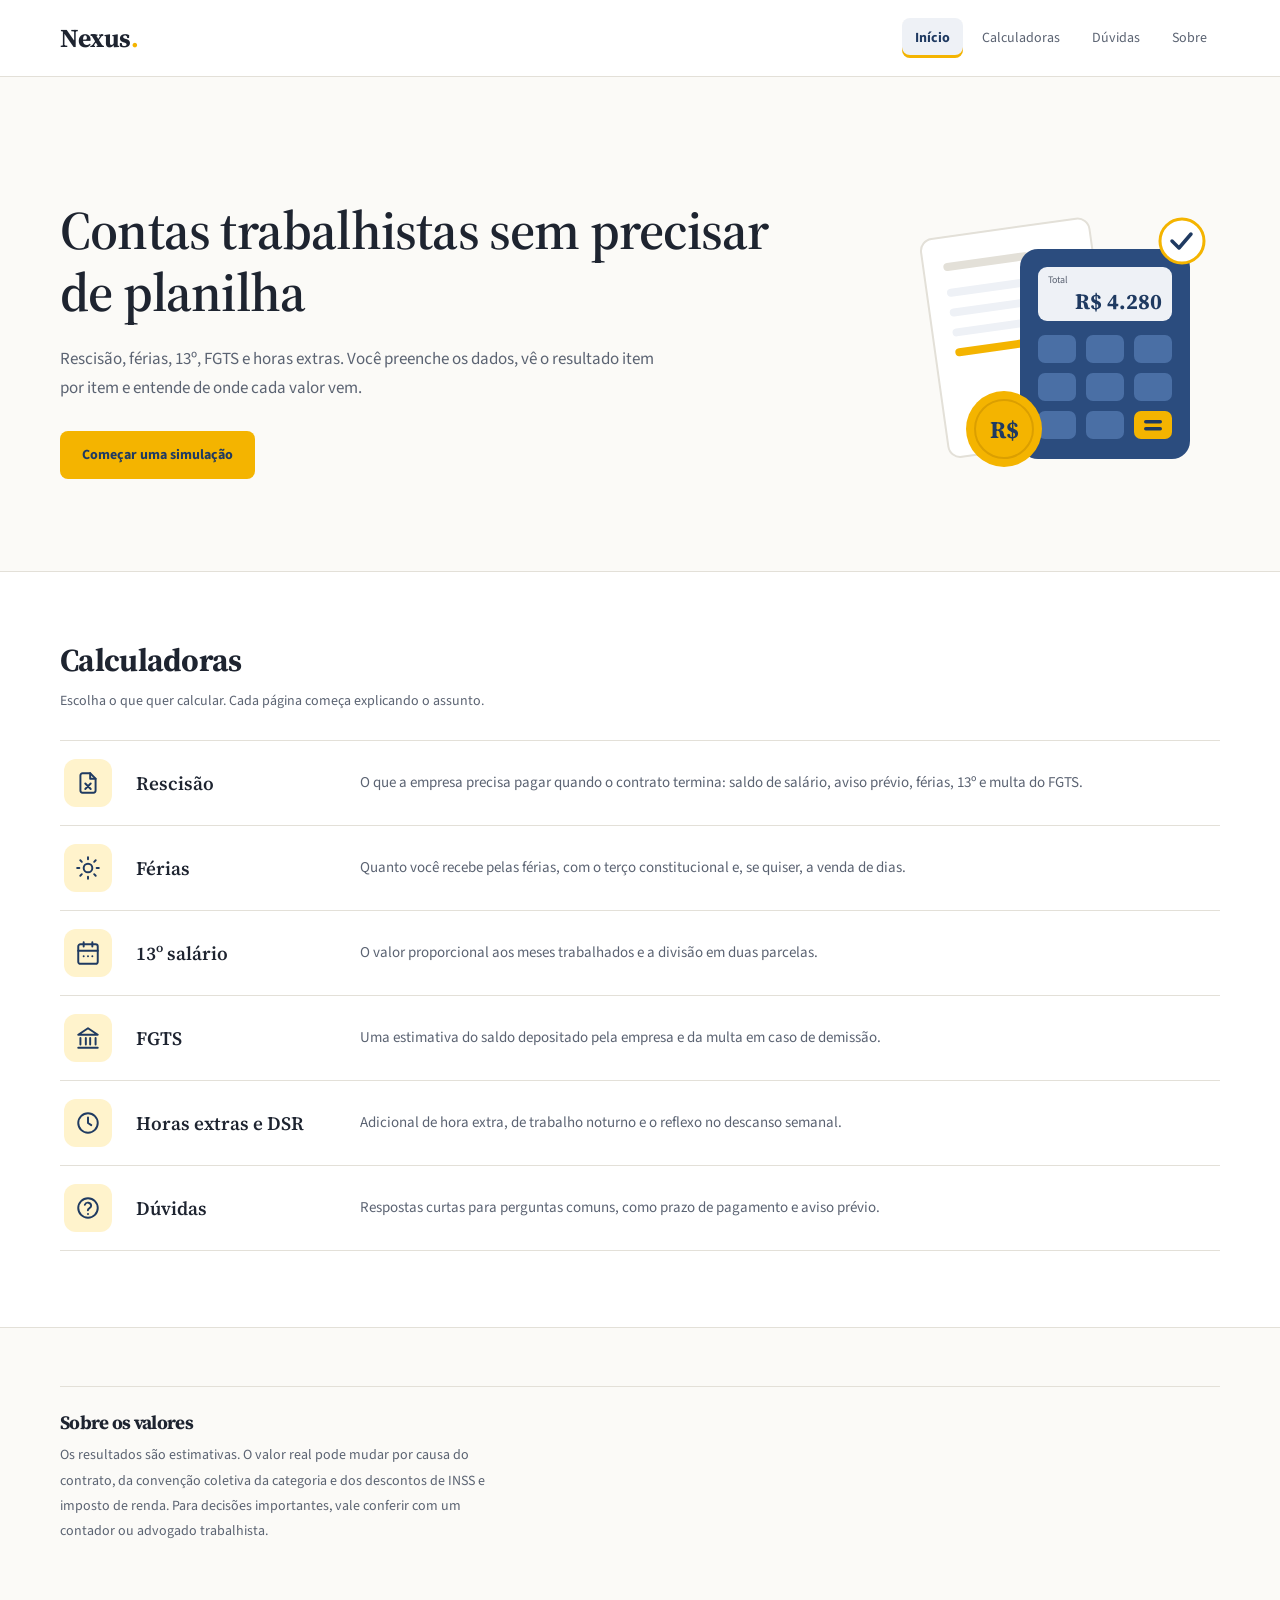
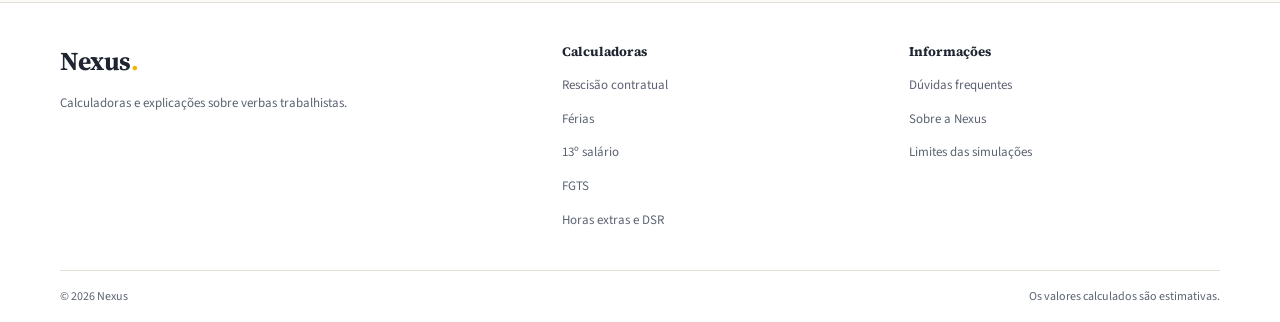
<file: index.html>
<!DOCTYPE html>
<html lang="pt-BR">
<head>
    <meta charset="UTF-8">
    <meta name="viewport" content="width=device-width, initial-scale=1.0">
    <meta name="description" content="Calculadoras de rescisão, férias, 13º salário, FGTS e horas extras, com explicação de cada verba.">
    <meta name="theme-color" content="#2B4C7E">
    <title>Nexus</title>
    <link rel="stylesheet" href="assets/css/main.css">
</head>

<body>
    <header class="site-header">
        <div class="header-inner">
            <a class="logo" href="index.html">Nexus<span>.</span></a>
            <nav>
                <ul class="nav-list">
                    <li><a href="index.html" aria-current="page">Início</a></li>
                    <li><a href="index.html#calculadoras">Calculadoras</a></li>
                    <li><a href="pages/duvidas.html">Dúvidas</a></li>
                    <li><a href="pages/sobre.html">Sobre</a></li>
                </ul>
            </nav>
        </div>
    </header>

    <main>
        <section class="hero">
            <div class="hero-content">
            <h1>Contas trabalhistas sem precisar de planilha</h1>
            <p class="hero-text">Rescisão, férias, 13º, FGTS e horas extras. Você preenche os dados, vê o resultado item por item e entende de onde cada valor vem.</p>
            <a class="hero-button" href="pages/recisao.html">Começar uma simulação</a>
            </div>
        <svg class="hero-art" viewBox="0 0 320 300" aria-hidden="true" focusable="false">
            <g transform="rotate(-8 110 150)">
                <rect x="34" y="40" width="170" height="220" rx="12" fill="#fff" stroke="#E3E0D8" stroke-width="2"/>
                <rect x="54" y="66" width="86" height="8" rx="4" fill="#E3E0D8"/>
                <rect x="54" y="92" width="130" height="8" rx="4" fill="#EEF1F6"/>
                <rect x="54" y="112" width="110" height="8" rx="4" fill="#EEF1F6"/>
                <rect x="54" y="132" width="122" height="8" rx="4" fill="#EEF1F6"/>
                <rect x="54" y="152" width="70" height="8" rx="4" fill="#F4B400"/>
            </g>
            <rect x="120" y="60" width="170" height="210" rx="18" fill="#2B4C7E"/>
            <rect x="138" y="78" width="134" height="54" rx="9" fill="#EEF1F6"/>
            <text x="148" y="94" font-size="10" fill="#5B6372" font-family="'Source Sans 3', system-ui, sans-serif">Total</text>
            <text x="262" y="120" text-anchor="end" font-size="22" font-weight="700" fill="#1F3A61" font-family="'Source Serif 4', Georgia, serif">R$ 4.280</text>
            <g fill="#4A6FA5">
                <rect x="138" y="146" width="38" height="28" rx="7"/>
                <rect x="186" y="146" width="38" height="28" rx="7"/>
                <rect x="234" y="146" width="38" height="28" rx="7"/>
                <rect x="138" y="184" width="38" height="28" rx="7"/>
                <rect x="186" y="184" width="38" height="28" rx="7"/>
                <rect x="234" y="184" width="38" height="28" rx="7"/>
                <rect x="138" y="222" width="38" height="28" rx="7"/>
                <rect x="186" y="222" width="38" height="28" rx="7"/>
            </g>
            <rect x="234" y="222" width="38" height="28" rx="7" fill="#F4B400"/>
            <rect x="244" y="231" width="18" height="3.5" rx="1.75" fill="#1F3A61"/>
            <rect x="244" y="238" width="18" height="3.5" rx="1.75" fill="#1F3A61"/>
            <circle cx="104" cy="240" r="38" fill="#F4B400"/>
            <circle cx="104" cy="240" r="29" fill="none" stroke="#DB9F00" stroke-width="2"/>
            <text x="104" y="249" text-anchor="middle" font-size="24" font-weight="700" fill="#1F3A61" font-family="'Source Serif 4', Georgia, serif">R$</text>
            <circle cx="282" cy="52" r="22" fill="#fff" stroke="#F4B400" stroke-width="3"/>
            <path d="M272 52l7 7 12-14" fill="none" stroke="#1F3A61" stroke-width="3.5" stroke-linecap="round" stroke-linejoin="round"/>
        </svg>
        </section>

        <section class="services-section" id="calculadoras">
            <div class="section-heading">
                <h2>Calculadoras</h2>
                <p>Escolha o que quer calcular. Cada página começa explicando o assunto.</p>
            </div>
            <ul class="ferramentas">
                <li>
                    <a href="pages/recisao.html">
                        <span class="icone" aria-hidden="true"><svg viewBox="0 0 24 24" focusable="false"><path d="M14 3H7a2 2 0 0 0-2 2v14a2 2 0 0 0 2 2h10a2 2 0 0 0 2-2V8z"/><path d="M14 3v5h5"/><path d="M9.5 12.5l5 5M14.5 12.5l-5 5"/></svg></span>
                        <h3>Rescisão</h3>
                        <p>O que a empresa precisa pagar quando o contrato termina: saldo de salário, aviso prévio, férias, 13º e multa do FGTS.</p>
                    </a>
                </li>
                <li>
                    <a href="pages/ferias.html">
                        <span class="icone" aria-hidden="true"><svg viewBox="0 0 24 24" focusable="false"><circle cx="12" cy="12" r="4"/><path d="M12 2v2M12 20v2M4.9 4.9l1.4 1.4M17.7 17.7l1.4 1.4M2 12h2M20 12h2M4.9 19.1l1.4-1.4M17.7 6.3l1.4-1.4"/></svg></span>
                        <h3>Férias</h3>
                        <p>Quanto você recebe pelas férias, com o terço constitucional e, se quiser, a venda de dias.</p>
                    </a>
                </li>
                <li>
                    <a href="pages/decimo-terceiro.html">
                        <span class="icone" aria-hidden="true"><svg viewBox="0 0 24 24" focusable="false"><rect x="3" y="4" width="18" height="18" rx="2"/><path d="M16 2v4M8 2v4M3 10h18"/><path d="M8 15h.01M12 15h.01M16 15h.01"/></svg></span>
                        <h3>13º salário</h3>
                        <p>O valor proporcional aos meses trabalhados e a divisão em duas parcelas.</p>
                    </a>
                </li>
                <li>
                    <a href="pages/fgts.html">
                        <span class="icone" aria-hidden="true"><svg viewBox="0 0 24 24" focusable="false"><path d="M3 9l9-6 9 6z"/><path d="M5 12v6M10 12v6M14 12v6M19 12v6M3 21h18"/></svg></span>
                        <h3>FGTS</h3>
                        <p>Uma estimativa do saldo depositado pela empresa e da multa em caso de demissão.</p>
                    </a>
                </li>
                <li>
                    <a href="pages/horas-extras.html">
                        <span class="icone" aria-hidden="true"><svg viewBox="0 0 24 24" focusable="false"><circle cx="12" cy="12" r="9"/><path d="M12 7v5l3 2"/></svg></span>
                        <h3>Horas extras e DSR</h3>
                        <p>Adicional de hora extra, de trabalho noturno e o reflexo no descanso semanal.</p>
                    </a>
                </li>
                <li>
                    <a href="pages/duvidas.html">
                        <span class="icone" aria-hidden="true"><svg viewBox="0 0 24 24" focusable="false"><circle cx="12" cy="12" r="9"/><path d="M9.1 9a3 3 0 0 1 5.8 1c0 2-3 2.5-3 4"/><path d="M12 17.5h.01"/></svg></span>
                        <h3>Dúvidas</h3>
                        <p>Respostas curtas para perguntas comuns, como prazo de pagamento e aviso prévio.</p>
                    </a>
                </li>
            </ul>
        </section>

        <section class="notice">
            <h2>Sobre os valores</h2>
            <p>Os resultados são estimativas. O valor real pode mudar por causa do contrato, da convenção coletiva da categoria e dos descontos de INSS e imposto de renda. Para decisões importantes, vale conferir com um contador ou advogado trabalhista.</p>
        </section>
    </main>

    <footer class="site-footer">
        <div class="footer-inner">
            <div class="footer-brand">
                <a class="footer-logo" href="index.html">Nexus<span>.</span></a>
                <p>Calculadoras e explicações sobre verbas trabalhistas.</p>
            </div>
            <div>
                <h2>Calculadoras</h2>
                <ul>
                    <li><a href="pages/recisao.html">Rescisão contratual</a></li>
                    <li><a href="pages/ferias.html">Férias</a></li>
                    <li><a href="pages/decimo-terceiro.html">13º salário</a></li>
                    <li><a href="pages/fgts.html">FGTS</a></li>
                    <li><a href="pages/horas-extras.html">Horas extras e DSR</a></li>
                </ul>
            </div>
            <div>
                <h2>Informações</h2>
                <ul>
                    <li><a href="pages/duvidas.html">Dúvidas frequentes</a></li>
                    <li><a href="pages/sobre.html">Sobre a Nexus</a></li>
                    <li><a href="pages/sobre.html#seguranca">Limites das simulações</a></li>
                </ul>
            </div>
        </div>
        <div class="footer-bottom">
            <span>© 2026 Nexus</span>
            <span>Os valores calculados são estimativas.</span>
        </div>
    </footer>

    <script src="assets/js/utils.js"></script>
</body>
</html>
</file>
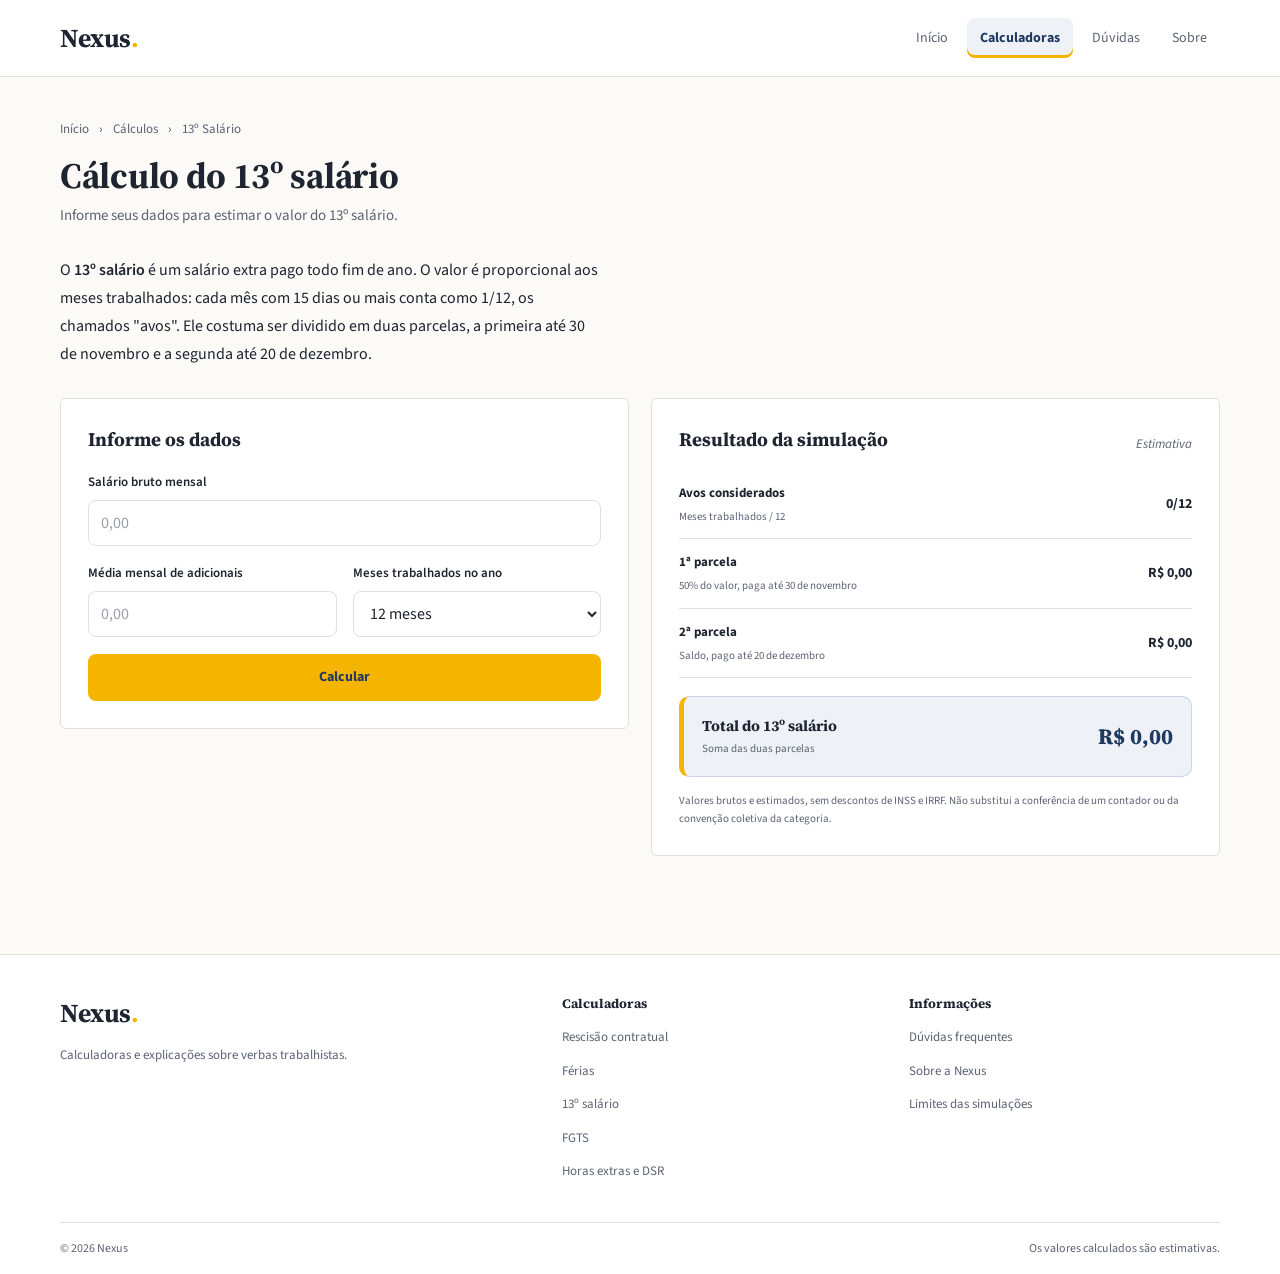
<file: pages/decimo-terceiro.html>
<!DOCTYPE html>
<html lang="pt-BR">
<head>
    <meta charset="UTF-8">
    <meta name="viewport" content="width=device-width, initial-scale=1.0">
    <meta name="description" content="Estime o 13º salário proporcional e o valor de cada parcela.">
    <meta name="theme-color" content="#2B4C7E">
    <title>Calculadora de 13º salário | Nexus</title>
    <link rel="stylesheet" href="../assets/css/main.css">
</head>

<body>
    <header class="site-header">
        <div class="header-inner">
            <a class="logo" href="../index.html">Nexus<span>.</span></a>
            <nav>
                <ul class="nav-list">
                    <li><a href="../index.html">Início</a></li>
                    <li><a href="../index.html#calculadoras" aria-current="page">Calculadoras</a></li>
                    <li><a href="duvidas.html">Dúvidas</a></li>
                    <li><a href="sobre.html">Sobre</a></li>
                </ul>
            </nav>
        </div>
    </header>

    <main class="page-main">
        <section class="titulo">
            <div class="breadcrumb">Início <span>›</span> Cálculos <span>›</span> 13º Salário</div>
            <div class="titulo-conteudo">
                <h1>Cálculo do 13º salário</h1>
                <p>Informe seus dados para estimar o valor do 13º salário.</p>
            </div>
        </section>

        <section class="intro">
            <p>O <strong>13º salário</strong> é um salário extra pago todo fim de ano. O valor é proporcional aos meses trabalhados: cada mês com 15 dias ou mais conta como 1/12, os chamados "avos". Ele costuma ser dividido em duas parcelas, a primeira até 30 de novembro e a segunda até 20 de dezembro.</p>
        </section>

        <div class="calculadora">
            <div class="container-forms">
                <h2>Informe os dados</h2>
                <div class="campo">
                    <label for="salario">Salário bruto mensal</label>
                    <input type="number" id="salario" placeholder="0,00" min="0" step="0.01">
                </div>
                <div class="campo">
                    <label for="variaveis">Média mensal de adicionais</label>
                    <input type="number" id="variaveis" placeholder="0,00" min="0" step="0.01">
                </div>
                <div class="campo">
                    <label for="meses">Meses trabalhados no ano</label>
                    <select id="meses">
                        <option value="12">12 meses</option>
                        <option value="11">11 meses</option>
                        <option value="10">10 meses</option>
                        <option value="9">9 meses</option>
                        <option value="8">8 meses</option>
                        <option value="7">7 meses</option>
                        <option value="6">6 meses</option>
                        <option value="5">5 meses</option>
                        <option value="4">4 meses</option>
                        <option value="3">3 meses</option>
                        <option value="2">2 meses</option>
                        <option value="1">1 mês</option>
                    </select>
                </div>
                <p class="erro" id="erro" role="alert"></p>
                <button class="btn-calcular" id="calcular" type="button">Calcular</button>
            </div>

            <div class="card resultado">
                <div class="resultado-topo">
                    <h2>Resultado da simulação</h2>
                    <span class="badge">Estimativa</span>
                </div>
                <div class="resultado-item">
                    <div>
                        <strong>Avos considerados</strong>
                        <small>Meses trabalhados / 12</small>
                    </div>
                    <strong id="r-avos">0/12</strong>
                </div>
                <div class="resultado-item">
                    <div>
                        <strong>1ª parcela</strong>
                        <small>50% do valor, paga até 30 de novembro</small>
                    </div>
                    <strong id="r-p1">R$ 0,00</strong>
                </div>
                <div class="resultado-item">
                    <div>
                        <strong>2ª parcela</strong>
                        <small>Saldo, pago até 20 de dezembro</small>
                    </div>
                    <strong id="r-p2">R$ 0,00</strong>
                </div>
                <div class="total">
                    <div>
                        <strong>Total do 13º salário</strong>
                        <small>Soma das duas parcelas</small>
                    </div>
                    <strong id="r-total">R$ 0,00</strong>
                </div>
                <small class="nota">Valores brutos e estimados, sem descontos de INSS e IRRF. Não substitui a conferência de um contador ou da convenção coletiva da categoria.</small>
            </div>
        </div>
    </main>

    <footer class="site-footer">
        <div class="footer-inner">
            <div class="footer-brand">
                <a class="footer-logo" href="../index.html">Nexus<span>.</span></a>
                <p>Calculadoras e explicações sobre verbas trabalhistas.</p>
            </div>
            <div>
                <h2>Calculadoras</h2>
                <ul>
                    <li><a href="recisao.html">Rescisão contratual</a></li>
                    <li><a href="ferias.html">Férias</a></li>
                    <li><a href="decimo-terceiro.html">13º salário</a></li>
                    <li><a href="fgts.html">FGTS</a></li>
                    <li><a href="horas-extras.html">Horas extras e DSR</a></li>
                </ul>
            </div>
            <div>
                <h2>Informações</h2>
                <ul>
                    <li><a href="duvidas.html">Dúvidas frequentes</a></li>
                    <li><a href="sobre.html">Sobre a Nexus</a></li>
                    <li><a href="sobre.html#seguranca">Limites das simulações</a></li>
                </ul>
            </div>
        </div>
        <div class="footer-bottom">
            <span>© 2026 Nexus</span>
            <span>Os valores calculados são estimativas.</span>
        </div>
    </footer>

    <script src="../assets/js/utils.js"></script>
    <script src="../assets/js/decimo-terceiro.js"></script>
</body>
</html>
</file>
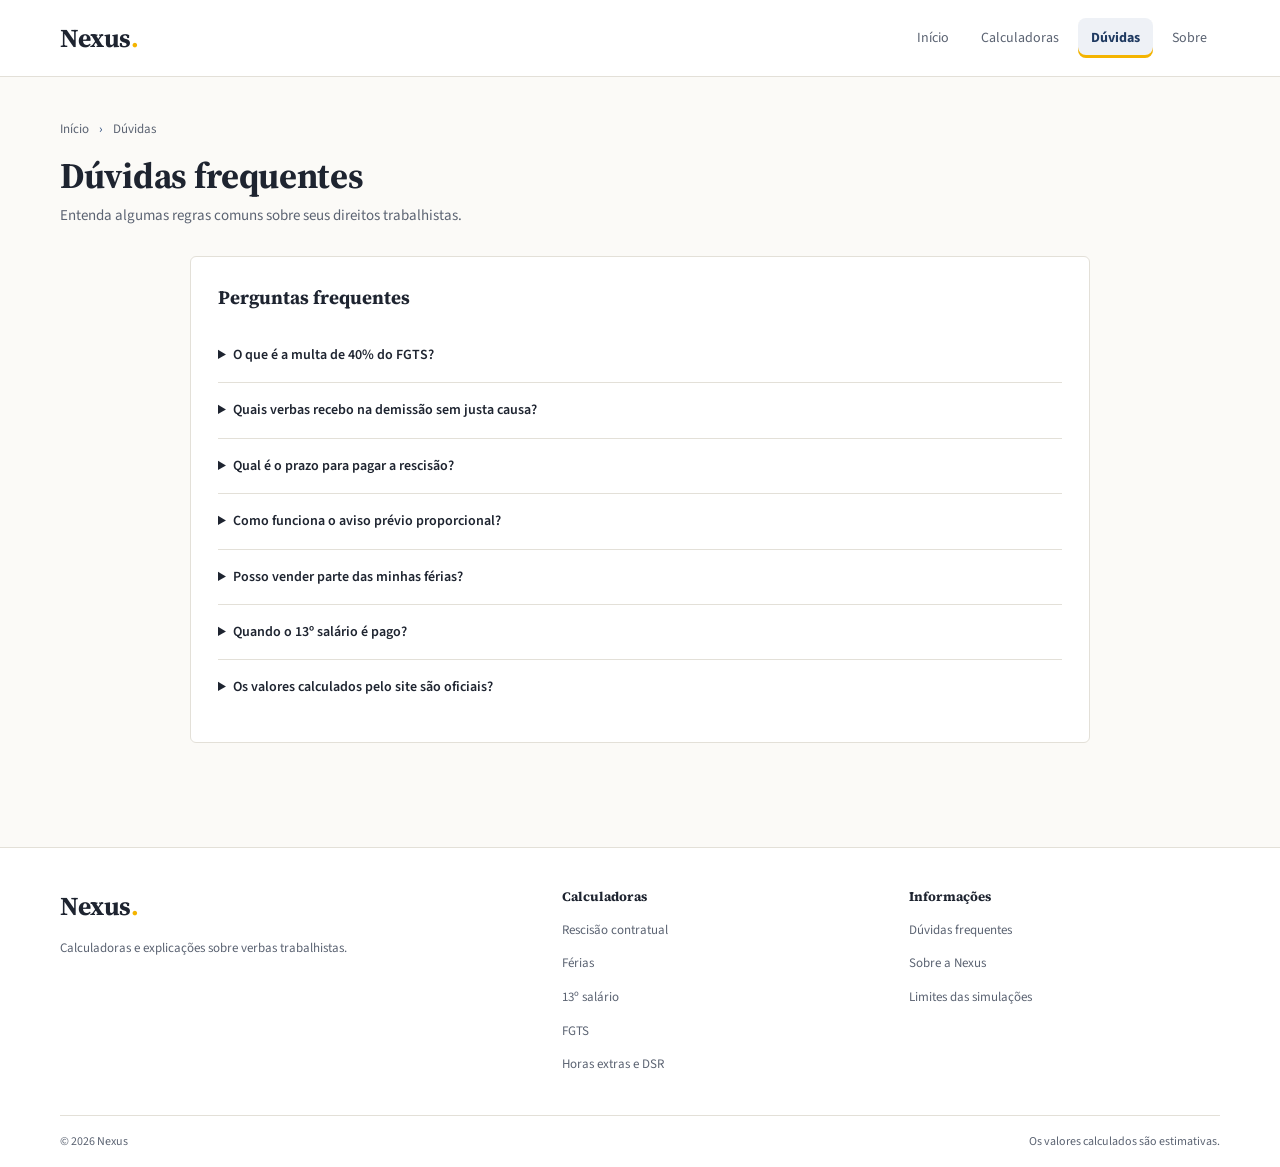
<file: pages/duvidas.html>
<!DOCTYPE html>
<html lang="pt-BR">
<head>
    <meta charset="UTF-8">
    <meta name="viewport" content="width=device-width, initial-scale=1.0">
    <meta name="description" content="Respostas curtas para dúvidas comuns sobre rescisão, férias, 13º e FGTS.">
    <meta name="theme-color" content="#2B4C7E">
    <title>Dúvidas trabalhistas | Nexus</title>
    <link rel="stylesheet" href="../assets/css/main.css">
</head>

<body>
    <header class="site-header">
        <div class="header-inner">
            <a class="logo" href="../index.html">Nexus<span>.</span></a>
            <nav>
                <ul class="nav-list">
                    <li><a href="../index.html">Início</a></li>
                    <li><a href="../index.html#calculadoras">Calculadoras</a></li>
                    <li><a href="duvidas.html" aria-current="page">Dúvidas</a></li>
                    <li><a href="sobre.html">Sobre</a></li>
                </ul>
            </nav>
        </div>
    </header>

    <main class="page-main">
        <section class="titulo">
            <div class="breadcrumb">Início <span>›</span> Dúvidas</div>
            <div class="titulo-conteudo">
                <h1>Dúvidas frequentes</h1>
                <p>Entenda algumas regras comuns sobre seus direitos trabalhistas.</p>
            </div>
        </section>

        <div class="pagina">
            <div class="card resultado">
                <div class="resultado-topo">
                    <h2>Perguntas frequentes</h2>
                </div>
                <details>
                    <summary>O que é a multa de 40% do FGTS?</summary>
                    <p>Na demissão sem justa causa, o empregador deposita 40% do saldo do FGTS acumulado no contrato. No acordo entre as partes (CLT, art. 484-A), a multa é de 20%.</p>
                </details>
                <details>
                    <summary>Quais verbas recebo na demissão sem justa causa?</summary>
                    <p>Saldo de salário, aviso prévio (trabalhado ou indenizado), férias vencidas e proporcionais com 1/3, 13º proporcional, saque do FGTS com multa de 40% e, se cumprir os requisitos, seguro-desemprego.</p>
                </details>
                <details>
                    <summary>Qual é o prazo para pagar a rescisão?</summary>
                    <p>O empregador tem até 10 dias corridos após o término do contrato para pagar as verbas rescisórias (CLT, art. 477).</p>
                </details>
                <details>
                    <summary>Como funciona o aviso prévio proporcional?</summary>
                    <p>São 30 dias, mais 3 dias por ano completo de serviço, até o máximo de 90 dias (Lei 12.506/2011).</p>
                </details>
                <details>
                    <summary>Posso vender parte das minhas férias?</summary>
                    <p>Sim. O abono pecuniário permite vender até 1/3 das férias e deve ser solicitado até 15 dias antes do fim do período aquisitivo.</p>
                </details>
                <details>
                    <summary>Quando o 13º salário é pago?</summary>
                    <p>A 1ª parcela, de 50%, até 30 de novembro. A 2ª parcela, com os descontos de INSS e IRRF, até 20 de dezembro.</p>
                </details>
                <details>
                    <summary>Os valores calculados pelo site são oficiais?</summary>
                    <p>Não. As ferramentas apresentam estimativas e não substituem uma análise do contrato, da convenção coletiva ou dos documentos. Em caso de dúvida, procure um profissional da área.</p>
                </details>
            </div>
        </div>
    </main>

    <footer class="site-footer">
        <div class="footer-inner">
            <div class="footer-brand">
                <a class="footer-logo" href="../index.html">Nexus<span>.</span></a>
                <p>Calculadoras e explicações sobre verbas trabalhistas.</p>
            </div>
            <div>
                <h2>Calculadoras</h2>
                <ul>
                    <li><a href="recisao.html">Rescisão contratual</a></li>
                    <li><a href="ferias.html">Férias</a></li>
                    <li><a href="decimo-terceiro.html">13º salário</a></li>
                    <li><a href="fgts.html">FGTS</a></li>
                    <li><a href="horas-extras.html">Horas extras e DSR</a></li>
                </ul>
            </div>
            <div>
                <h2>Informações</h2>
                <ul>
                    <li><a href="duvidas.html">Dúvidas frequentes</a></li>
                    <li><a href="sobre.html">Sobre a Nexus</a></li>
                    <li><a href="sobre.html#seguranca">Limites das simulações</a></li>
                </ul>
            </div>
        </div>
        <div class="footer-bottom">
            <span>© 2026 Nexus</span>
            <span>Os valores calculados são estimativas.</span>
        </div>
    </footer>

    <script src="../assets/js/utils.js"></script>
</body>
</html>
</file>
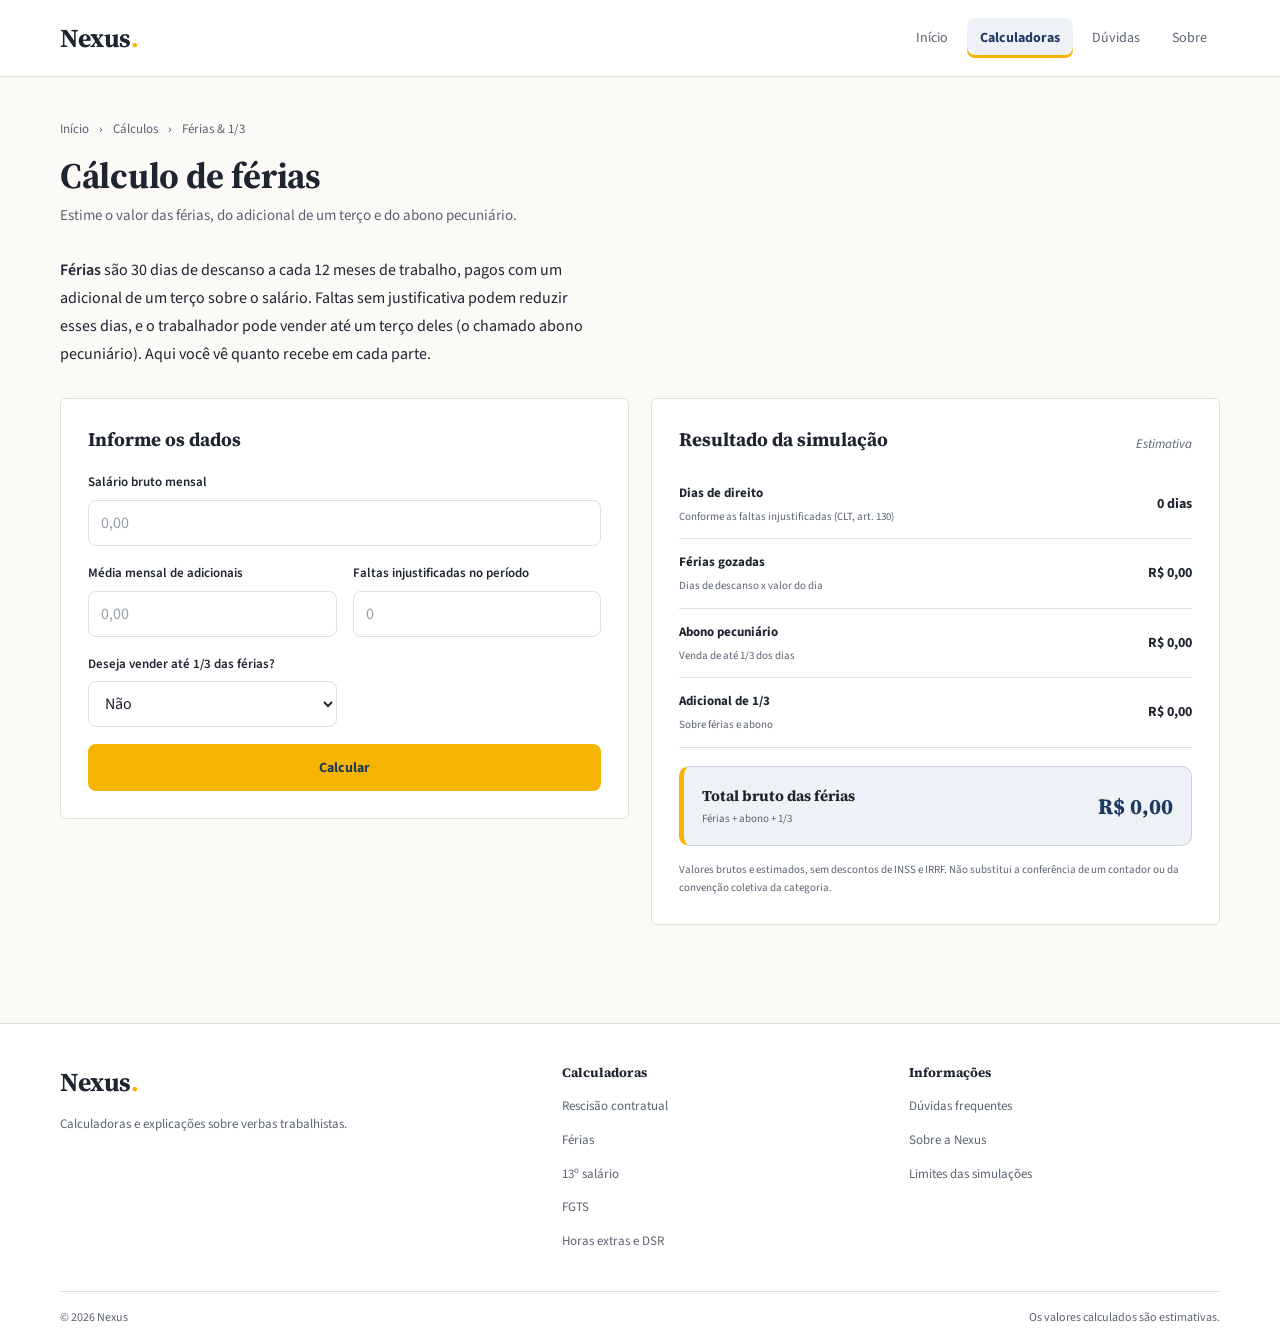
<file: pages/ferias.html>
<!DOCTYPE html>
<html lang="pt-BR">
<head>
    <meta charset="UTF-8">
    <meta name="viewport" content="width=device-width, initial-scale=1.0">
    <meta name="description" content="Calcule o valor das férias com o adicional de um terço e o abono pecuniário.">
    <meta name="theme-color" content="#2B4C7E">
    <title>Calculadora de férias | Nexus</title>
    <link rel="stylesheet" href="../assets/css/main.css">
</head>

<body>
    <header class="site-header">
        <div class="header-inner">
            <a class="logo" href="../index.html">Nexus<span>.</span></a>
            <nav>
                <ul class="nav-list">
                    <li><a href="../index.html">Início</a></li>
                    <li><a href="../index.html#calculadoras" aria-current="page">Calculadoras</a></li>
                    <li><a href="duvidas.html">Dúvidas</a></li>
                    <li><a href="sobre.html">Sobre</a></li>
                </ul>
            </nav>
        </div>
    </header>

    <main class="page-main">
        <section class="titulo">
            <div class="breadcrumb">Início <span>›</span> Cálculos <span>›</span> Férias &amp; 1/3</div>
            <div class="titulo-conteudo">
                <h1>Cálculo de férias</h1>
                <p>Estime o valor das férias, do adicional de um terço e do abono pecuniário.</p>
            </div>
        </section>

        <section class="intro">
            <p><strong>Férias</strong> são 30 dias de descanso a cada 12 meses de trabalho, pagos com um adicional de um terço sobre o salário. Faltas sem justificativa podem reduzir esses dias, e o trabalhador pode vender até um terço deles (o chamado abono pecuniário). Aqui você vê quanto recebe em cada parte.</p>
        </section>

        <div class="calculadora">
            <div class="container-forms">
                <h2>Informe os dados</h2>
                <div class="campo">
                    <label for="salario">Salário bruto mensal</label>
                    <input type="number" id="salario" placeholder="0,00" min="0" step="0.01">
                </div>
                <div class="campo">
                    <label for="variaveis">Média mensal de adicionais</label>
                    <input type="number" id="variaveis" placeholder="0,00" min="0" step="0.01">
                </div>
                <div class="campo">
                    <label for="faltas">Faltas injustificadas no período</label>
                    <input type="number" id="faltas" placeholder="0" min="0" step="0.5">
                </div>
                <div class="campo">
                    <label for="abono">Deseja vender até 1/3 das férias?</label>
                    <select id="abono">
                        <option value="nao">Não</option>
                        <option value="sim">Sim</option>
                    </select>
                </div>
                <p class="erro" id="erro" role="alert"></p>
                <button class="btn-calcular" id="calcular" type="button">Calcular</button>
            </div>

            <div class="card resultado">
                <div class="resultado-topo">
                    <h2>Resultado da simulação</h2>
                    <span class="badge">Estimativa</span>
                </div>
                <div class="resultado-item">
                    <div>
                        <strong>Dias de direito</strong>
                        <small>Conforme as faltas injustificadas (CLT, art. 130)</small>
                    </div>
                    <strong id="r-dias">0 dias</strong>
                </div>
                <div class="resultado-item">
                    <div>
                        <strong>Férias gozadas</strong>
                        <small>Dias de descanso x valor do dia</small>
                    </div>
                    <strong id="r-ferias">R$ 0,00</strong>
                </div>
                <div class="resultado-item">
                    <div>
                        <strong>Abono pecuniário</strong>
                        <small>Venda de até 1/3 dos dias</small>
                    </div>
                    <strong id="r-abono">R$ 0,00</strong>
                </div>
                <div class="resultado-item">
                    <div>
                        <strong>Adicional de 1/3</strong>
                        <small>Sobre férias e abono</small>
                    </div>
                    <strong id="r-terco">R$ 0,00</strong>
                </div>
                <div class="total">
                    <div>
                        <strong>Total bruto das férias</strong>
                        <small>Férias + abono + 1/3</small>
                    </div>
                    <strong id="r-total">R$ 0,00</strong>
                </div>
                <small class="nota">Valores brutos e estimados, sem descontos de INSS e IRRF. Não substitui a conferência de um contador ou da convenção coletiva da categoria.</small>
            </div>
        </div>
    </main>

    <footer class="site-footer">
        <div class="footer-inner">
            <div class="footer-brand">
                <a class="footer-logo" href="../index.html">Nexus<span>.</span></a>
                <p>Calculadoras e explicações sobre verbas trabalhistas.</p>
            </div>
            <div>
                <h2>Calculadoras</h2>
                <ul>
                    <li><a href="recisao.html">Rescisão contratual</a></li>
                    <li><a href="ferias.html">Férias</a></li>
                    <li><a href="decimo-terceiro.html">13º salário</a></li>
                    <li><a href="fgts.html">FGTS</a></li>
                    <li><a href="horas-extras.html">Horas extras e DSR</a></li>
                </ul>
            </div>
            <div>
                <h2>Informações</h2>
                <ul>
                    <li><a href="duvidas.html">Dúvidas frequentes</a></li>
                    <li><a href="sobre.html">Sobre a Nexus</a></li>
                    <li><a href="sobre.html#seguranca">Limites das simulações</a></li>
                </ul>
            </div>
        </div>
        <div class="footer-bottom">
            <span>© 2026 Nexus</span>
            <span>Os valores calculados são estimativas.</span>
        </div>
    </footer>

    <script src="../assets/js/utils.js"></script>
    <script src="../assets/js/ferias.js"></script>
</body>
</html>
</file>
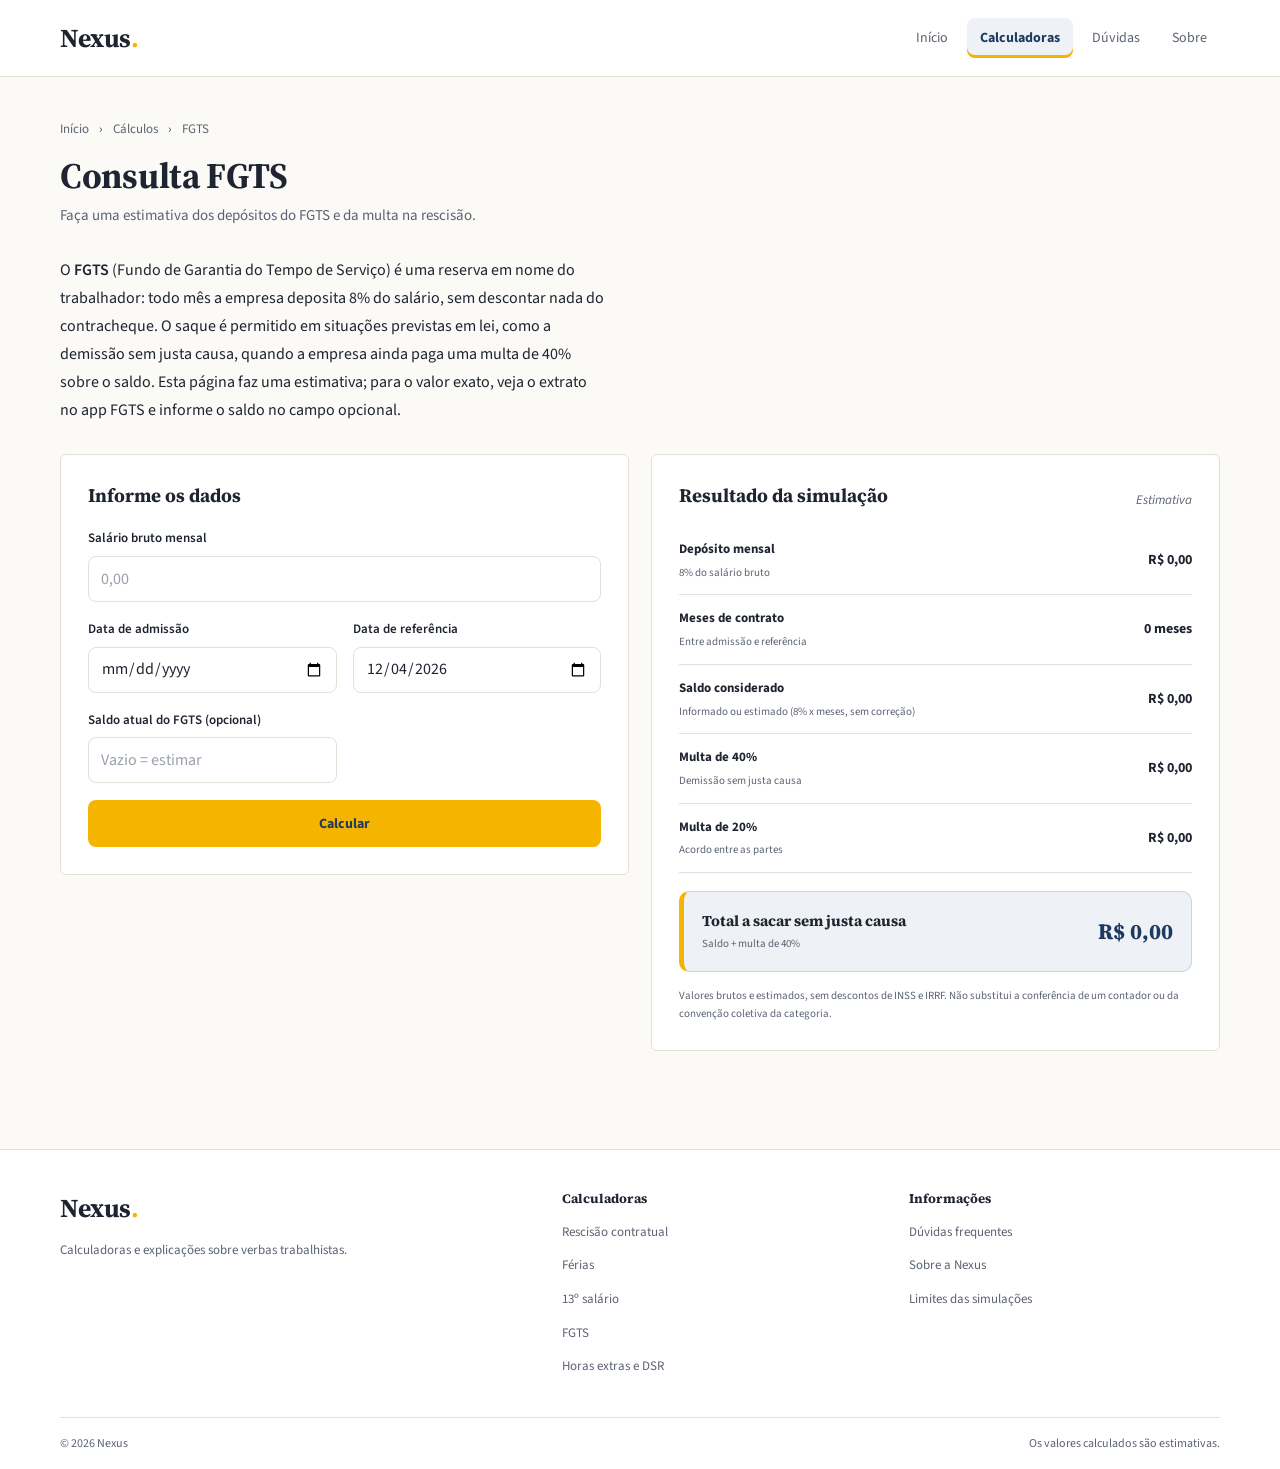
<file: pages/fgts.html>
<!DOCTYPE html>
<html lang="pt-BR">
<head>
    <meta charset="UTF-8">
    <meta name="viewport" content="width=device-width, initial-scale=1.0">
    <meta name="description" content="Estime o saldo do FGTS e as multas de 40% e 20% na rescisão.">
    <meta name="theme-color" content="#2B4C7E">
    <title>Calculadora de FGTS | Nexus</title>
    <link rel="stylesheet" href="../assets/css/main.css">
</head>

<body>
    <header class="site-header">
        <div class="header-inner">
            <a class="logo" href="../index.html">Nexus<span>.</span></a>
            <nav>
                <ul class="nav-list">
                    <li><a href="../index.html">Início</a></li>
                    <li><a href="../index.html#calculadoras" aria-current="page">Calculadoras</a></li>
                    <li><a href="duvidas.html">Dúvidas</a></li>
                    <li><a href="sobre.html">Sobre</a></li>
                </ul>
            </nav>
        </div>
    </header>

    <main class="page-main">
        <section class="titulo">
            <div class="breadcrumb">Início <span>›</span> Cálculos <span>›</span> FGTS</div>
            <div class="titulo-conteudo">
                <h1>Consulta FGTS</h1>
                <p>Faça uma estimativa dos depósitos do FGTS e da multa na rescisão.</p>
            </div>
        </section>

        <section class="intro">
            <p>O <strong>FGTS</strong> (Fundo de Garantia do Tempo de Serviço) é uma reserva em nome do trabalhador: todo mês a empresa deposita 8% do salário, sem descontar nada do contracheque. O saque é permitido em situações previstas em lei, como a demissão sem justa causa, quando a empresa ainda paga uma multa de 40% sobre o saldo. Esta página faz uma estimativa; para o valor exato, veja o extrato no app FGTS e informe o saldo no campo opcional.</p>
        </section>

        <div class="calculadora">
            <div class="container-forms">
                <h2>Informe os dados</h2>
                <div class="campo">
                    <label for="salario">Salário bruto mensal</label>
                    <input type="number" id="salario" placeholder="0,00" min="0" step="0.01">
                </div>
                <div class="campo">
                    <label for="data-admissao">Data de admissão</label>
                    <input type="date" id="data-admissao">
                </div>
                <div class="campo">
                    <label for="data-ref">Data de referência</label>
                    <input type="date" id="data-ref">
                </div>
                <div class="campo">
                    <label for="saldo">Saldo atual do FGTS (opcional)</label>
                    <input type="number" id="saldo" placeholder="Vazio = estimar" min="0" step="any">
                </div>
                <p class="erro" id="erro" role="alert"></p>
                <button class="btn-calcular" id="calcular" type="button">Calcular</button>
            </div>

            <div class="card resultado">
                <div class="resultado-topo">
                    <h2>Resultado da simulação</h2>
                    <span class="badge">Estimativa</span>
                </div>
                <div class="resultado-item">
                    <div>
                        <strong>Depósito mensal</strong>
                        <small>8% do salário bruto</small>
                    </div>
                    <strong id="r-mensal">R$ 0,00</strong>
                </div>
                <div class="resultado-item">
                    <div>
                        <strong>Meses de contrato</strong>
                        <small>Entre admissão e referência</small>
                    </div>
                    <strong id="r-meses">0 meses</strong>
                </div>
                <div class="resultado-item">
                    <div>
                        <strong>Saldo considerado</strong>
                        <small>Informado ou estimado (8% x meses, sem correção)</small>
                    </div>
                    <strong id="r-saldo">R$ 0,00</strong>
                </div>
                <div class="resultado-item">
                    <div>
                        <strong>Multa de 40%</strong>
                        <small>Demissão sem justa causa</small>
                    </div>
                    <strong id="r-multa40">R$ 0,00</strong>
                </div>
                <div class="resultado-item">
                    <div>
                        <strong>Multa de 20%</strong>
                        <small>Acordo entre as partes</small>
                    </div>
                    <strong id="r-multa20">R$ 0,00</strong>
                </div>
                <div class="total">
                    <div>
                        <strong>Total a sacar sem justa causa</strong>
                        <small>Saldo + multa de 40%</small>
                    </div>
                    <strong id="r-total">R$ 0,00</strong>
                </div>
                <small class="nota">Valores brutos e estimados, sem descontos de INSS e IRRF. Não substitui a conferência de um contador ou da convenção coletiva da categoria.</small>
            </div>
        </div>
    </main>

    <footer class="site-footer">
        <div class="footer-inner">
            <div class="footer-brand">
                <a class="footer-logo" href="../index.html">Nexus<span>.</span></a>
                <p>Calculadoras e explicações sobre verbas trabalhistas.</p>
            </div>
            <div>
                <h2>Calculadoras</h2>
                <ul>
                    <li><a href="recisao.html">Rescisão contratual</a></li>
                    <li><a href="ferias.html">Férias</a></li>
                    <li><a href="decimo-terceiro.html">13º salário</a></li>
                    <li><a href="fgts.html">FGTS</a></li>
                    <li><a href="horas-extras.html">Horas extras e DSR</a></li>
                </ul>
            </div>
            <div>
                <h2>Informações</h2>
                <ul>
                    <li><a href="duvidas.html">Dúvidas frequentes</a></li>
                    <li><a href="sobre.html">Sobre a Nexus</a></li>
                    <li><a href="sobre.html#seguranca">Limites das simulações</a></li>
                </ul>
            </div>
        </div>
        <div class="footer-bottom">
            <span>© 2026 Nexus</span>
            <span>Os valores calculados são estimativas.</span>
        </div>
    </footer>

    <script src="../assets/js/utils.js"></script>
    <script src="../assets/js/fgts.js"></script>
</body>
</html>
</file>
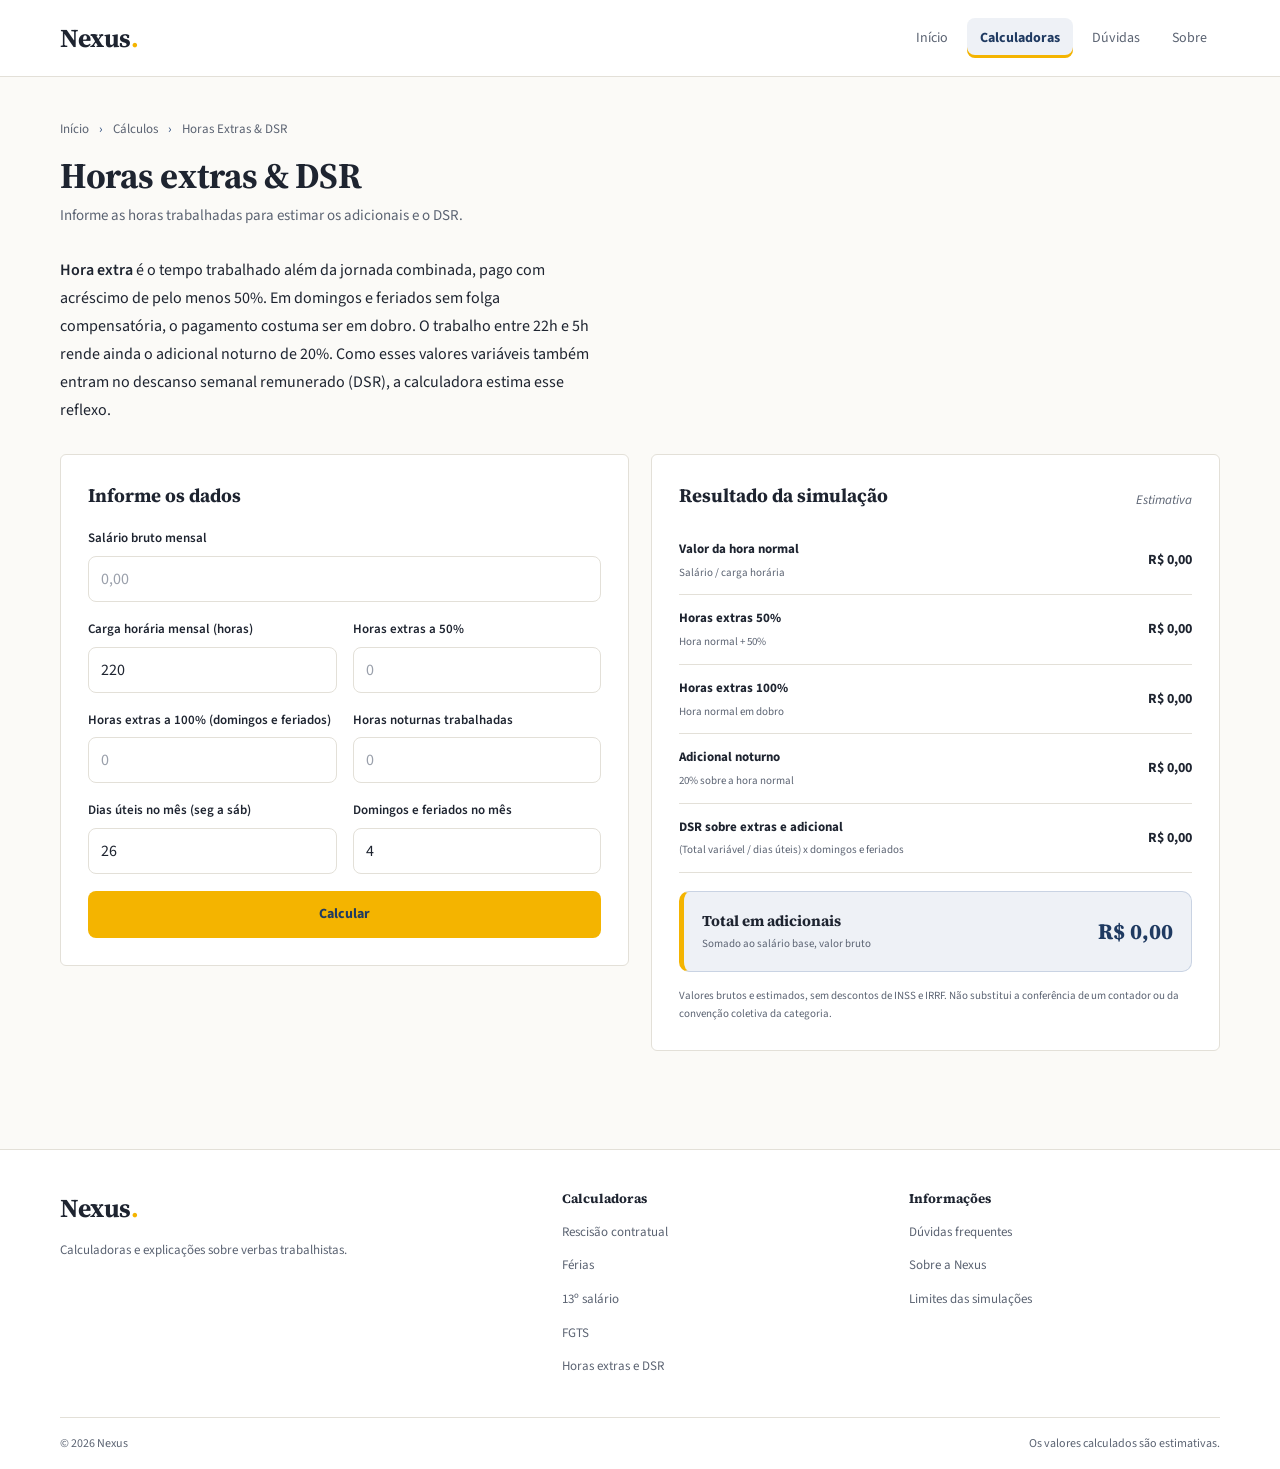
<file: pages/horas-extras.html>
<!DOCTYPE html>
<html lang="pt-BR">
<head>
    <meta charset="UTF-8">
    <meta name="viewport" content="width=device-width, initial-scale=1.0">
    <meta name="description" content="Calcule horas extras, adicional noturno e o reflexo no descanso semanal (DSR).">
    <meta name="theme-color" content="#2B4C7E">
    <title>Horas extras e DSR | Nexus</title>
    <link rel="stylesheet" href="../assets/css/main.css">
</head>

<body>
    <header class="site-header">
        <div class="header-inner">
            <a class="logo" href="../index.html">Nexus<span>.</span></a>
            <nav>
                <ul class="nav-list">
                    <li><a href="../index.html">Início</a></li>
                    <li><a href="../index.html#calculadoras" aria-current="page">Calculadoras</a></li>
                    <li><a href="duvidas.html">Dúvidas</a></li>
                    <li><a href="sobre.html">Sobre</a></li>
                </ul>
            </nav>
        </div>
    </header>

    <main class="page-main">
        <section class="titulo">
            <div class="breadcrumb">Início <span>›</span> Cálculos <span>›</span> Horas Extras &amp; DSR</div>
            <div class="titulo-conteudo">
                <h1>Horas extras &amp; DSR</h1>
                <p>Informe as horas trabalhadas para estimar os adicionais e o DSR.</p>
            </div>
        </section>

        <section class="intro">
            <p><strong>Hora extra</strong> é o tempo trabalhado além da jornada combinada, pago com acréscimo de pelo menos 50%. Em domingos e feriados sem folga compensatória, o pagamento costuma ser em dobro. O trabalho entre 22h e 5h rende ainda o adicional noturno de 20%. Como esses valores variáveis também entram no descanso semanal remunerado (DSR), a calculadora estima esse reflexo.</p>
        </section>

        <div class="calculadora">
            <div class="container-forms">
                <h2>Informe os dados</h2>
                <div class="campo">
                    <label for="salario">Salário bruto mensal</label>
                    <input type="number" id="salario" placeholder="0,00" min="0" step="0.01">
                </div>
                <div class="campo">
                    <label for="carga">Carga horária mensal (horas)</label>
                    <input type="number" id="carga" value="220" placeholder="220" min="0" step="any">
                </div>
                <div class="campo">
                    <label for="he50">Horas extras a 50%</label>
                    <input type="number" id="he50" placeholder="0" min="0" step="0.5">
                </div>
                <div class="campo">
                    <label for="he100">Horas extras a 100% (domingos e feriados)</label>
                    <input type="number" id="he100" placeholder="0" min="0" step="0.5">
                </div>
                <div class="campo">
                    <label for="noturnas">Horas noturnas trabalhadas</label>
                    <input type="number" id="noturnas" placeholder="0" min="0" step="0.5">
                </div>
                <div class="campo">
                    <label for="uteis">Dias úteis no mês (seg a sáb)</label>
                    <input type="number" id="uteis" value="26" placeholder="26" min="0" step="any">
                </div>
                <div class="campo">
                    <label for="domingos">Domingos e feriados no mês</label>
                    <input type="number" id="domingos" value="4" placeholder="4" min="0" step="any">
                </div>
                <p class="erro" id="erro" role="alert"></p>
                <button class="btn-calcular" id="calcular" type="button">Calcular</button>
            </div>

            <div class="card resultado">
                <div class="resultado-topo">
                    <h2>Resultado da simulação</h2>
                    <span class="badge">Estimativa</span>
                </div>
                <div class="resultado-item">
                    <div>
                        <strong>Valor da hora normal</strong>
                        <small>Salário / carga horária</small>
                    </div>
                    <strong id="r-hora">R$ 0,00</strong>
                </div>
                <div class="resultado-item">
                    <div>
                        <strong>Horas extras 50%</strong>
                        <small>Hora normal + 50%</small>
                    </div>
                    <strong id="r-he50">R$ 0,00</strong>
                </div>
                <div class="resultado-item">
                    <div>
                        <strong>Horas extras 100%</strong>
                        <small>Hora normal em dobro</small>
                    </div>
                    <strong id="r-he100">R$ 0,00</strong>
                </div>
                <div class="resultado-item">
                    <div>
                        <strong>Adicional noturno</strong>
                        <small>20% sobre a hora normal</small>
                    </div>
                    <strong id="r-noturno">R$ 0,00</strong>
                </div>
                <div class="resultado-item">
                    <div>
                        <strong>DSR sobre extras e adicional</strong>
                        <small>(Total variável / dias úteis) x domingos e feriados</small>
                    </div>
                    <strong id="r-dsr">R$ 0,00</strong>
                </div>
                <div class="total">
                    <div>
                        <strong>Total em adicionais</strong>
                        <small>Somado ao salário base, valor bruto</small>
                    </div>
                    <strong id="r-total">R$ 0,00</strong>
                </div>
                <small class="nota">Valores brutos e estimados, sem descontos de INSS e IRRF. Não substitui a conferência de um contador ou da convenção coletiva da categoria.</small>
            </div>
        </div>
    </main>

    <footer class="site-footer">
        <div class="footer-inner">
            <div class="footer-brand">
                <a class="footer-logo" href="../index.html">Nexus<span>.</span></a>
                <p>Calculadoras e explicações sobre verbas trabalhistas.</p>
            </div>
            <div>
                <h2>Calculadoras</h2>
                <ul>
                    <li><a href="recisao.html">Rescisão contratual</a></li>
                    <li><a href="ferias.html">Férias</a></li>
                    <li><a href="decimo-terceiro.html">13º salário</a></li>
                    <li><a href="fgts.html">FGTS</a></li>
                    <li><a href="horas-extras.html">Horas extras e DSR</a></li>
                </ul>
            </div>
            <div>
                <h2>Informações</h2>
                <ul>
                    <li><a href="duvidas.html">Dúvidas frequentes</a></li>
                    <li><a href="sobre.html">Sobre a Nexus</a></li>
                    <li><a href="sobre.html#seguranca">Limites das simulações</a></li>
                </ul>
            </div>
        </div>
        <div class="footer-bottom">
            <span>© 2026 Nexus</span>
            <span>Os valores calculados são estimativas.</span>
        </div>
    </footer>

    <script src="../assets/js/utils.js"></script>
    <script src="../assets/js/horas-extras.js"></script>
</body>
</html>
</file>
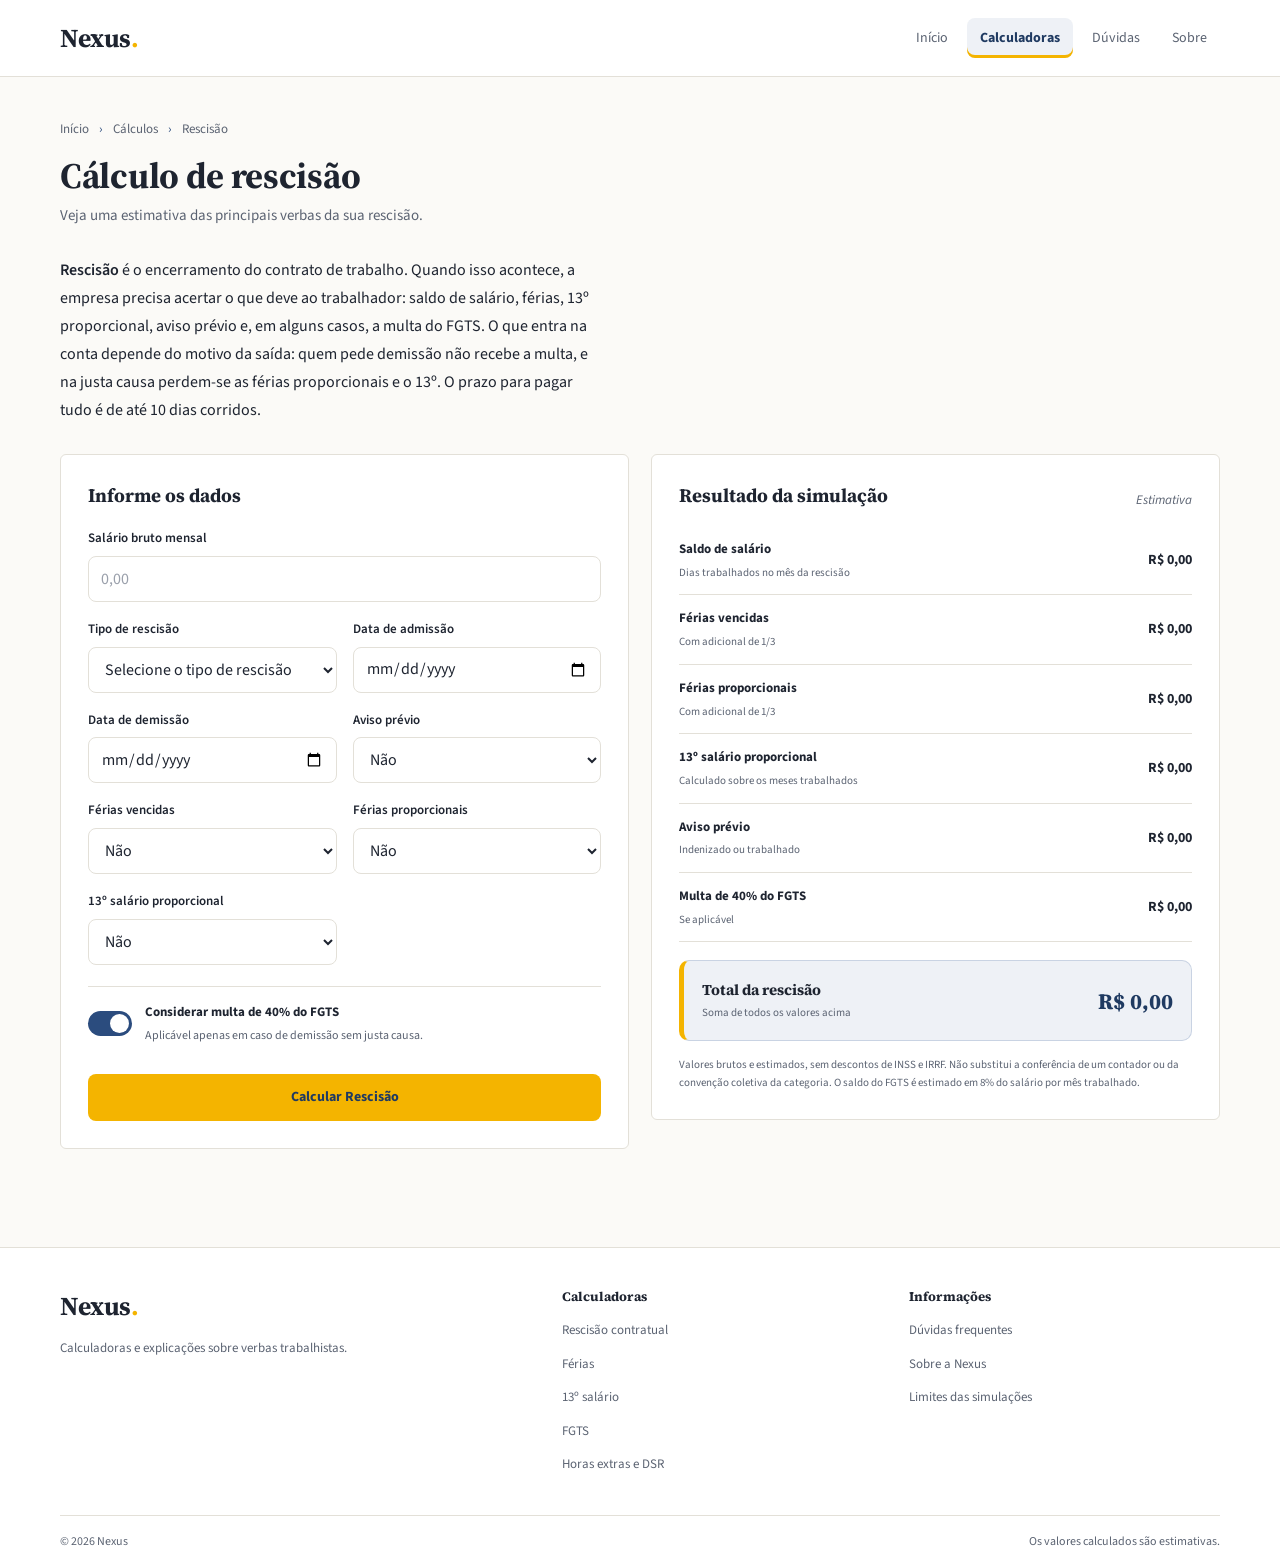
<file: pages/recisao.html>
<!DOCTYPE html>
<html lang="pt-BR">
<head>
    <meta charset="UTF-8">
    <meta name="viewport" content="width=device-width, initial-scale=1.0">
    <meta name="description" content="Estimativa das verbas de rescisão: saldo de salário, aviso prévio, férias, 13º e multa do FGTS.">
    <meta name="theme-color" content="#2B4C7E">
    <title>Calculadora de rescisão | Nexus</title>
    <link rel="stylesheet" href="../assets/css/main.css">
</head>

<body>
    <header class="site-header">
        <div class="header-inner">
            <a class="logo" href="../index.html">Nexus<span>.</span></a>
            <nav>
                <ul class="nav-list">
                    <li><a href="../index.html">Início</a></li>
                    <li><a href="../index.html#calculadoras" aria-current="page">Calculadoras</a></li>
                    <li><a href="duvidas.html">Dúvidas</a></li>
                    <li><a href="sobre.html">Sobre</a></li>
                </ul>
            </nav>
        </div>
    </header>

    <main class="page-main">
        <section class="titulo">
            <div class="breadcrumb">Início <span>›</span> Cálculos <span>›</span> Rescisão</div>
            <div class="titulo-conteudo">
                <h1>Cálculo de rescisão</h1>
                <p>Veja uma estimativa das principais verbas da sua rescisão.</p>
            </div>
        </section>

        <section class="intro">
            <p><strong>Rescisão</strong> é o encerramento do contrato de trabalho. Quando isso acontece, a empresa precisa acertar o que deve ao trabalhador: saldo de salário, férias, 13º proporcional, aviso prévio e, em alguns casos, a multa do FGTS. O que entra na conta depende do motivo da saída: quem pede demissão não recebe a multa, e na justa causa perdem-se as férias proporcionais e o 13º. O prazo para pagar tudo é de até 10 dias corridos.</p>
        </section>

        <div class="calculadora">
            <div class="container-forms">
                <h2>Informe os dados</h2>
                <div class="campo">
                    <label for="salario">Salário bruto mensal</label>
                    <input type="number" id="salario" placeholder="0,00" min="0">
                </div>
                <div class="campo">
                    <label for="tipo-rescisao">Tipo de rescisão</label>
                    <select id="tipo-rescisao">
                        <option value="">Selecione o tipo de rescisão</option>
                        <option value="justa-causa">Demissão por justa causa</option>
                        <option value="sem-justa-causa">Demissão sem justa causa</option>
                        <option value="pedido">Pedido de demissão</option>
                        <option value="acordo">Acordo entre as partes</option>
                        <option value="termino">Término de contrato</option>
                    </select>
                </div>
                <div class="campo">
                    <label for="data-admissao">Data de admissão</label>
                    <input type="date" id="data-admissao">
                </div>
                <div class="campo">
                    <label for="data-demissao">Data de demissão</label>
                    <input type="date" id="data-demissao">
                </div>
                <div class="campo">
                    <label for="aviso-previo">Aviso prévio</label>
                    <select id="aviso-previo">
                        <option value="nao">Não</option>
                        <option value="sim">Sim</option>
                    </select>
                </div>
                <div class="campo">
                    <label for="ferias-vencidas">Férias vencidas</label>
                    <select id="ferias-vencidas">
                        <option value="nao">Não</option>
                        <option value="sim">Sim</option>
                    </select>
                </div>
                <div class="campo">
                    <label for="ferias-proporcionais">Férias proporcionais</label>
                    <select id="ferias-proporcionais">
                        <option value="nao">Não</option>
                        <option value="sim">Sim</option>
                    </select>
                </div>
                <div class="campo">
                    <label for="decimo-terceiro">13º salário proporcional</label>
                    <select id="decimo-terceiro">
                        <option value="nao">Não</option>
                        <option value="sim">Sim</option>
                    </select>
                </div>
                <div class="opcao">
                    <button class="switch ativo" type="button" aria-pressed="true" aria-label="Considerar multa do FGTS">
                        <div></div>
                    </button>
                    <div>
                        <strong>Considerar multa de 40% do FGTS</strong>
                        <small>Aplicável apenas em caso de demissão sem justa causa.</small>
                    </div>
                </div>
                <p class="erro" id="erro" role="alert"></p>
                <button class="btn-calcular" id="calcular" type="button">Calcular Rescisão</button>
            </div>

            <div class="card resultado">
                <div class="resultado-topo">
                    <h2>Resultado da simulação</h2>
                    <span class="badge">Estimativa</span>
                </div>
                <div class="resultado-item">
                    <div>
                        <strong>Saldo de salário</strong>
                        <small>Dias trabalhados no mês da rescisão</small>
                    </div>
                    <strong id="saldo-salario">R$ 0,00</strong>
                </div>
                <div class="resultado-item">
                    <div>
                        <strong>Férias vencidas</strong>
                        <small>Com adicional de 1/3</small>
                    </div>
                    <strong id="resultado-ferias-vencidas">R$ 0,00</strong>
                </div>
                <div class="resultado-item">
                    <div>
                        <strong>Férias proporcionais</strong>
                        <small>Com adicional de 1/3</small>
                    </div>
                    <strong id="resultado-ferias">R$ 0,00</strong>
                </div>
                <div class="resultado-item">
                    <div>
                        <strong>13º salário proporcional</strong>
                        <small>Calculado sobre os meses trabalhados</small>
                    </div>
                    <strong id="resultado-13">R$ 0,00</strong>
                </div>
                <div class="resultado-item">
                    <div>
                        <strong>Aviso prévio</strong>
                        <small>Indenizado ou trabalhado</small>
                    </div>
                    <strong id="resultado-aviso">R$ 0,00</strong>
                </div>
                <div class="resultado-item">
                    <div>
                        <strong>Multa de 40% do FGTS</strong>
                        <small>Se aplicável</small>
                    </div>
                    <strong id="resultado-fgts">R$ 0,00</strong>
                </div>
                <div class="total">
                    <div>
                        <strong>Total da rescisão</strong>
                        <small>Soma de todos os valores acima</small>
                    </div>
                    <strong id="total">R$ 0,00</strong>
                </div>
                <small class="nota">Valores brutos e estimados, sem descontos de INSS e IRRF. Não substitui a conferência de um contador ou da convenção coletiva da categoria. O saldo do FGTS é estimado em 8% do salário por mês trabalhado.</small>
            </div>
        </div>
    </main>

    <footer class="site-footer">
        <div class="footer-inner">
            <div class="footer-brand">
                <a class="footer-logo" href="../index.html">Nexus<span>.</span></a>
                <p>Calculadoras e explicações sobre verbas trabalhistas.</p>
            </div>
            <div>
                <h2>Calculadoras</h2>
                <ul>
                    <li><a href="recisao.html">Rescisão contratual</a></li>
                    <li><a href="ferias.html">Férias</a></li>
                    <li><a href="decimo-terceiro.html">13º salário</a></li>
                    <li><a href="fgts.html">FGTS</a></li>
                    <li><a href="horas-extras.html">Horas extras e DSR</a></li>
                </ul>
            </div>
            <div>
                <h2>Informações</h2>
                <ul>
                    <li><a href="duvidas.html">Dúvidas frequentes</a></li>
                    <li><a href="sobre.html">Sobre a Nexus</a></li>
                    <li><a href="sobre.html#seguranca">Limites das simulações</a></li>
                </ul>
            </div>
        </div>
        <div class="footer-bottom">
            <span>© 2026 Nexus</span>
            <span>Os valores calculados são estimativas.</span>
        </div>
    </footer>

    <script src="../assets/js/utils.js"></script>
    <script src="../assets/js/recisao.js"></script>
</body>
</html>
</file>
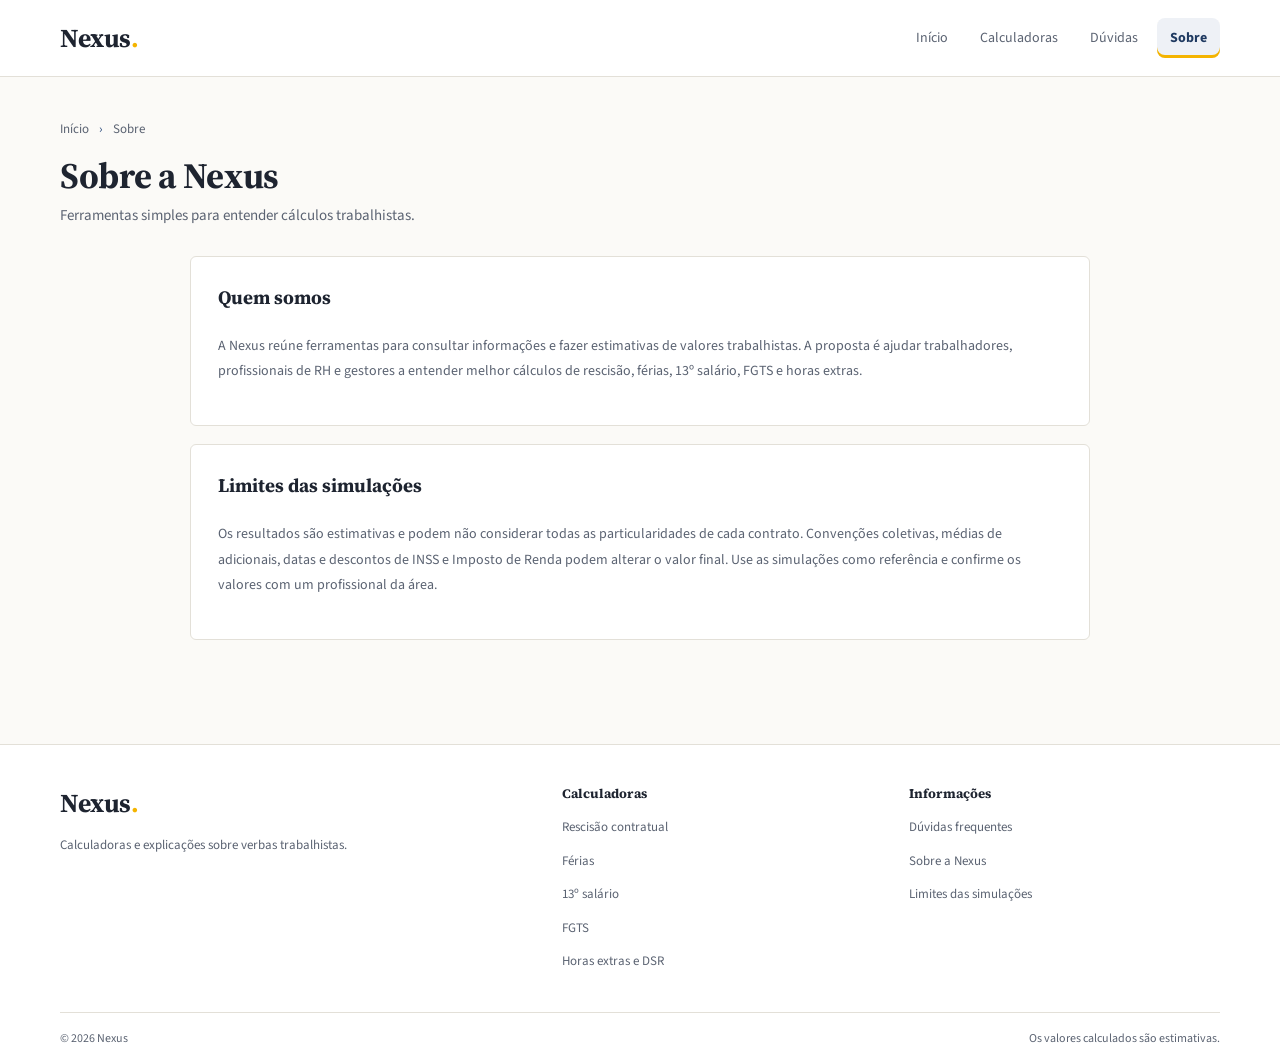
<file: pages/sobre.html>
<!DOCTYPE html>
<html lang="pt-BR">
<head>
    <meta charset="UTF-8">
    <meta name="viewport" content="width=device-width, initial-scale=1.0">
    <meta name="description" content="Conheça a Nexus e os limites das estimativas feitas pelo site.">
    <meta name="theme-color" content="#2B4C7E">
    <title>Sobre a Nexus</title>
    <link rel="stylesheet" href="../assets/css/main.css">
</head>

<body>
    <header class="site-header">
        <div class="header-inner">
            <a class="logo" href="../index.html">Nexus<span>.</span></a>
            <nav>
                <ul class="nav-list">
                    <li><a href="../index.html">Início</a></li>
                    <li><a href="../index.html#calculadoras">Calculadoras</a></li>
                    <li><a href="duvidas.html">Dúvidas</a></li>
                    <li><a href="sobre.html" aria-current="page">Sobre</a></li>
                </ul>
            </nav>
        </div>
    </header>

    <main class="page-main">
        <section class="titulo">
            <div class="breadcrumb">Início <span>›</span> Sobre</div>
            <div class="titulo-conteudo">
                <h1>Sobre a Nexus</h1>
                <p>Ferramentas simples para entender cálculos trabalhistas.</p>
            </div>
        </section>

        <div class="pagina">
            <div class="card resultado">
                <div class="resultado-topo">
                    <h2>Quem somos</h2>
                </div>
                <p>A Nexus reúne ferramentas para consultar informações e fazer estimativas de valores trabalhistas. A proposta é ajudar trabalhadores, profissionais de RH e gestores a entender melhor cálculos de rescisão, férias, 13º salário, FGTS e horas extras.</p>
            </div>

            <div class="card resultado" id="seguranca">
                <div class="resultado-topo">
                    <h2>Limites das simulações</h2>
                </div>
                <p>Os resultados são estimativas e podem não considerar todas as particularidades de cada contrato. Convenções coletivas, médias de adicionais, datas e descontos de INSS e Imposto de Renda podem alterar o valor final. Use as simulações como referência e confirme os valores com um profissional da área.</p>
            </div>
        </div>
    </main>

    <footer class="site-footer">
        <div class="footer-inner">
            <div class="footer-brand">
                <a class="footer-logo" href="../index.html">Nexus<span>.</span></a>
                <p>Calculadoras e explicações sobre verbas trabalhistas.</p>
            </div>
            <div>
                <h2>Calculadoras</h2>
                <ul>
                    <li><a href="recisao.html">Rescisão contratual</a></li>
                    <li><a href="ferias.html">Férias</a></li>
                    <li><a href="decimo-terceiro.html">13º salário</a></li>
                    <li><a href="fgts.html">FGTS</a></li>
                    <li><a href="horas-extras.html">Horas extras e DSR</a></li>
                </ul>
            </div>
            <div>
                <h2>Informações</h2>
                <ul>
                    <li><a href="duvidas.html">Dúvidas frequentes</a></li>
                    <li><a href="sobre.html">Sobre a Nexus</a></li>
                    <li><a href="sobre.html#seguranca">Limites das simulações</a></li>
                </ul>
            </div>
        </div>
        <div class="footer-bottom">
            <span>© 2026 Nexus</span>
            <span>Os valores calculados são estimativas.</span>
        </div>
    </footer>

    <script src="../assets/js/utils.js"></script>
</body>
</html>
</file>
<file: assets/css/main.css>
@import url('https://fonts.googleapis.com/css2?family=Source+Sans+3:wght@400;500;600;700&family=Source+Serif+4:wght@500;600;700&display=swap');

:root {
    --brand: #2B4C7E;
    --brand-dark: #1F3A61;
    --accent: #F4B400;
    --accent-dark: #DB9F00;
    --accent-soft: #FFF3CC;
    --soft: #EEF1F6;
    --bg: #FBFAF7;
    --surface: #FFFFFF;
    --text: #1E2430;
    --muted: #5B6372;
    --border: #E3E0D8;
    --radius: 6px;
}

* {
    box-sizing: border-box;
}

html {
    scroll-behavior: smooth;
}

body {
    margin: 0;
    min-height: 100vh;
    background: var(--bg);
    color: var(--text);
    font-family: 'Source Sans 3', system-ui, sans-serif;
    line-height: 1.6;
}

a {
    color: inherit;
}

button,
input,
select {
    font: inherit;
}

.site-header {
    background: var(--surface);
    border-bottom: 1px solid var(--border);
}

.header-inner {
    width: min(92%, 1160px);
    min-height: 76px;
    margin: auto;
    display: flex;
    align-items: center;
    justify-content: space-between;
    gap: 24px;
}

.logo,
.footer-logo {
    font: 700 26px 'Source Serif 4', Georgia, serif;
    letter-spacing: -0.5px;
    text-decoration: none;
    color: var(--text);
}

.logo span,
.footer-logo span {
    color: var(--accent);
}

.nav-list {
    display: flex;
    gap: 6px;
    list-style: none;
    margin: 0;
    padding: 0;
}

.nav-list a {
    display: block;
    padding: 9px 13px;
    border-radius: 8px;
    color: var(--muted);
    text-decoration: none;
    font-size: 14px;
}

.nav-list a:hover {
    background: var(--soft);
    color: var(--brand-dark);
}

.nav-list a[aria-current="page"] {
    background: var(--soft);
    color: var(--brand-dark);
    font-weight: 700;
    box-shadow: inset 0 -3px 0 var(--accent);
}

.page-main {
    padding-bottom: 54px;
}

.titulo,
.calculadora,
.pagina {
    width: min(92%, 1160px);
    margin-inline: auto;
}

.titulo {
    padding: 42px 0 28px;
}

.breadcrumb {
    font-size: 13px;
    color: var(--muted);
    margin-bottom: 14px;
}

.breadcrumb span {
    padding: 0 7px;
    color: var(--brand);
}

.titulo-conteudo h1 {
    font: 700 clamp(27px, 4vw, 36px)/1.2 'Source Serif 4', Georgia, serif;
    letter-spacing: -0.3px;
    margin: 0 0 7px;
}

.titulo p {
    margin: 0;
    color: var(--muted);
    font-size: 15px;
}

.intro {
    width: min(92%, 1160px);
    margin: 0 auto 30px;
}

.intro p {
    max-width: 68ch;
    margin: 0;
    font-size: 16px;
    line-height: 1.75;
}

.intro strong {
    font-weight: 600;
}

.calculadora {
    display: grid;
    grid-template-columns: minmax(0, 1fr) minmax(0, 1fr);
    align-items: start;
    gap: 22px;
    margin-bottom: 24px;
}

.container-forms,
.card.resultado {
    min-width: 0;
    padding: 27px;
    border: 1px solid var(--border);
    border-radius: var(--radius);
    background: var(--surface);
}

.container-forms {
    display: grid;
    grid-template-columns: repeat(2, minmax(0, 1fr));
    gap: 0 16px;
}

.container-forms h2,
.container-forms > .campo:first-of-type,
.opcao,
.erro,
.btn-calcular {
    grid-column: 1 / -1;
}

.container-forms h2,
.resultado-topo h2 {
    font: 700 19px 'Source Serif 4', Georgia, serif;
    margin: 0 0 20px;
}

.campo {
    min-width: 0;
    margin-bottom: 17px;
}

.campo label {
    display: block;
    margin-bottom: 7px;
    font-size: 13px;
    font-weight: 600;
    color: var(--text);
}

.campo input,
.campo select {
    width: 100%;
    height: 46px;
    padding: 0 12px;
    border: 1px solid var(--border);
    border-radius: 8px;
    background: #fff;
    color: var(--text);
    outline: none;
}

.campo input::placeholder {
    color: #9aa0ab;
}

.campo input:focus,
.campo select:focus {
    border-color: var(--brand);
    box-shadow: 0 0 0 3px rgba(43, 76, 126, 0.15);
}

.campo select {
    cursor: pointer;
}

.opcao {
    display: flex;
    align-items: center;
    gap: 13px;
    padding: 15px 0;
    margin: 4px 0 14px;
    border-top: 1px solid var(--border);
}

.opcao strong {
    display: block;
    font-size: 13px;
    margin-bottom: 3px;
}

.opcao small {
    display: block;
    color: var(--muted);
    font-size: 12px;
}

.switch {
    width: 44px;
    height: 25px;
    padding: 3px;
    flex: 0 0 auto;
    border: 0;
    border-radius: 30px;
    background: #a9afba;
    cursor: pointer;
}

.switch div {
    width: 19px;
    height: 19px;
    border-radius: 50%;
    background: white;
    transition: transform 0.18s;
}

.switch.ativo {
    background: var(--brand);
}

.switch.ativo div {
    transform: translateX(19px);
}

.btn-calcular {
    min-height: 47px;
    border: 0;
    border-radius: 8px;
    background: var(--accent);
    color: var(--brand-dark);
    font-weight: 700;
    font-size: 14px;
    cursor: pointer;
}

.btn-calcular:hover {
    background: var(--accent-dark);
}

.btn-calcular:focus-visible,
a:focus-visible,
.switch:focus-visible {
    outline: 3px solid rgba(43, 76, 126, 0.4);
    outline-offset: 3px;
}

.resultado-topo {
    display: flex;
    align-items: center;
    justify-content: space-between;
    gap: 12px;
    margin-bottom: 8px;
}

.resultado-topo h2 {
    margin-bottom: 10px;
}

.badge {
    color: var(--muted);
    font-size: 13px;
    font-style: italic;
}

.resultado-item {
    min-height: 64px;
    display: flex;
    align-items: center;
    justify-content: space-between;
    gap: 18px;
    padding: 13px 0;
    border-bottom: 1px solid var(--border);
}

.resultado-item div,
.total div {
    display: flex;
    flex-direction: column;
    gap: 4px;
}

.resultado-item strong {
    font-size: 13px;
}

.resultado-item small,
.total small {
    color: var(--muted);
    font-size: 11px;
}

.resultado-item > strong {
    white-space: nowrap;
    font-size: 14px;
}

.total {
    display: flex;
    align-items: center;
    justify-content: space-between;
    gap: 18px;
    margin-top: 18px;
    padding: 18px;
    border: 1px solid #c9d3e3;
    border-left: 5px solid var(--accent);
    border-radius: 10px;
    background: var(--soft);
}

.total div strong {
    font: 700 15px 'Source Serif 4', Georgia, serif;
}

.total > strong {
    color: var(--brand-dark);
    font: 800 22px 'Source Serif 4', Georgia, serif;
    white-space: nowrap;
}

.erro {
    margin: 0 0 12px;
    color: #a33131;
    font-size: 13px;
}

.erro:empty {
    display: none;
}

.nota {
    display: block;
    margin-top: 15px;
    color: var(--muted);
    font-size: 11px;
    line-height: 1.65;
}

.pagina {
    max-width: 900px;
    display: grid;
    gap: 18px;
    margin-bottom: 30px;
}

.card:target {
    border-color: var(--accent);
    box-shadow: 0 0 0 4px var(--accent-soft);
}

.pagina .card {
    scroll-margin-top: 24px;
}

.pagina .card p,
.card.resultado > p {
    color: var(--muted);
    font-size: 14px;
    line-height: 1.8;
}

details {
    border-bottom: 1px solid var(--border);
}

details:last-child {
    border-bottom: 0;
}

summary {
    padding: 16px 0;
    color: var(--text);
    cursor: pointer;
    font-size: 14px;
    font-weight: 600;
}

summary:hover {
    color: var(--brand-dark);
}

details p {
    padding: 0 0 16px;
    margin: 0;
    color: var(--muted);
    font-size: 13px;
    line-height: 1.75;
}

.site-footer {
    margin-top: 20px;
    background: #fff;
    border-top: 1px solid var(--border);
}

.footer-inner {
    width: min(92%, 1160px);
    margin: auto;
    padding: 40px 0 30px;
    display: grid;
    grid-template-columns: 1.5fr 1fr 1fr;
    gap: 36px;
}

.footer-brand p {
    max-width: 300px;
    color: var(--muted);
    font-size: 13px;
    line-height: 1.7;
}

.footer-inner h2 {
    font: 700 13px 'Source Serif 4', Georgia, serif;
    margin: 0 0 12px;
}

.footer-inner ul {
    list-style: none;
    margin: 0;
    padding: 0;
}

.footer-inner li {
    margin: 0 0 8px;
}

.footer-inner li a {
    color: var(--muted);
    text-decoration: none;
    font-size: 13px;
}

.footer-inner li a:hover {
    color: var(--brand-dark);
}

.footer-bottom {
    width: min(92%, 1160px);
    margin: auto;
    padding: 16px 0;
    border-top: 1px solid var(--border);
    display: flex;
    justify-content: space-between;
    gap: 15px;
    color: var(--muted);
    font-size: 12px;
}

.hero {
    width: min(92%, 1160px);
    margin: auto;
    padding: clamp(65px, 9vw, 112px) 0 82px;
    display: grid;
    grid-template-columns: minmax(0, 1fr) auto;
    align-items: center;
    gap: 48px;
}

.hero-art {
    width: clamp(220px, 28vw, 320px);
    height: auto;
}

.hero h1 {
    max-width: 760px;
    margin: 0;
    font: 600 clamp(34px, 5.5vw, 54px)/1.15 'Source Serif 4', Georgia, serif;
    letter-spacing: -0.8px;
}

.hero-text {
    max-width: 610px;
    margin: 22px 0 28px;
    color: var(--muted);
    font-size: 17px;
    line-height: 1.7;
}

.hero-button {
    display: inline-flex;
    align-items: center;
    min-height: 48px;
    padding: 0 22px;
    border-radius: 8px;
    background: var(--accent);
    color: var(--brand-dark);
    text-decoration: none;
    font-size: 14px;
    font-weight: 700;
}

.hero-button:hover {
    background: var(--accent-dark);
}

.services-section {
    padding: 66px 4% 76px;
    background: #fff;
    border-block: 1px solid var(--border);
}

.section-heading,
.ferramentas {
    width: min(100%, 1160px);
    margin-inline: auto;
}

.section-heading {
    margin-bottom: 28px;
}

.section-heading h2,
.notice h2 {
    font: 700 clamp(24px, 4vw, 32px) 'Source Serif 4', Georgia, serif;
    letter-spacing: -0.7px;
    margin: 0 0 8px;
}

.section-heading > p:last-child {
    margin: 0;
    color: var(--muted);
    font-size: 14px;
}

.ferramentas {
    list-style: none;
    margin-block: 0;
    padding: 0;
}

.ferramentas li {
    border-top: 1px solid var(--border);
}

.ferramentas li:last-child {
    border-bottom: 1px solid var(--border);
}

.ferramentas a {
    display: grid;
    grid-template-columns: 48px 200px 1fr;
    align-items: center;
    gap: 6px 24px;
    padding: 18px 4px;
    text-decoration: none;
}

.ferramentas .icone {
    width: 48px;
    height: 48px;
    display: grid;
    place-items: center;
    border-radius: 12px;
    background: var(--accent-soft);
    color: var(--brand-dark);
    transition: background 0.15s;
}

.ferramentas .icone svg {
    width: 26px;
    height: 26px;
    fill: none;
    stroke: currentColor;
    stroke-width: 1.8;
    stroke-linecap: round;
    stroke-linejoin: round;
}

.ferramentas a:hover .icone {
    background: var(--accent);
}

.ferramentas a:hover {
    background: var(--bg);
}

.ferramentas h3 {
    margin: 0;
    font: 600 19px 'Source Serif 4', Georgia, serif;
}

.ferramentas p {
    margin: 0;
    color: var(--muted);
    font-size: 15px;
}

.notice {
    width: min(92%, 1160px);
    margin: 58px auto;
    padding: 22px 0 0;
    border-top: 1px solid var(--border);
}

.notice h2 {
    font-size: 19px;
}

.notice p {
    max-width: 64ch;
    margin: 0;
    color: var(--muted);
    font-size: 14px;
    line-height: 1.8;
}

@media (max-width: 850px) {
    .calculadora {
        grid-template-columns: 1fr;
    }

    .footer-inner {
        grid-template-columns: repeat(2, minmax(0, 1fr));
    }
}

@media (max-width: 700px) {
    .ferramentas a {
        grid-template-columns: 48px 1fr;
        align-items: start;
        gap: 2px 16px;
    }

    .ferramentas .icone {
        grid-row: span 2;
    }

    .hero {
        grid-template-columns: 1fr;
        gap: 32px;
    }

    .hero-art {
        width: 190px;
    }
}

@media (max-width: 560px) {
    .header-inner {
        min-height: unset;
        padding: 14px 0;
        flex-direction: column;
        gap: 8px;
    }

    .nav-list {
        flex-wrap: wrap;
        justify-content: center;
    }

    .nav-list a {
        padding: 8px 10px;
        font-size: 13px;
    }

    .titulo {
        padding-top: 30px;
    }

    .titulo p {
        font-size: 14px;
    }

    .container-forms,
    .card.resultado {
        padding: 20px;
    }

    .container-forms {
        grid-template-columns: 1fr;
    }

    .container-forms h2,
    .container-forms > .campo:first-of-type,
    .opcao,
    .erro,
    .btn-calcular {
        grid-column: 1;
    }

    .resultado-topo {
        align-items: flex-start;
        flex-direction: column;
    }

    .total {
        align-items: flex-start;
        flex-direction: column;
    }

    .total > strong {
        font-size: 21px;
    }

    .footer-inner {
        grid-template-columns: 1fr;
        gap: 22px;
        padding: 32px 0 24px;
    }

    .footer-bottom {
        flex-direction: column;
    }

    .services-section {
        padding: 52px 4% 58px;
    }

    .hero {
        padding: 62px 0 68px;
    }

    .hero h1 {
        letter-spacing: -0.5px;
    }

    .hero-text {
        font-size: 15px;
    }
}
</file>
